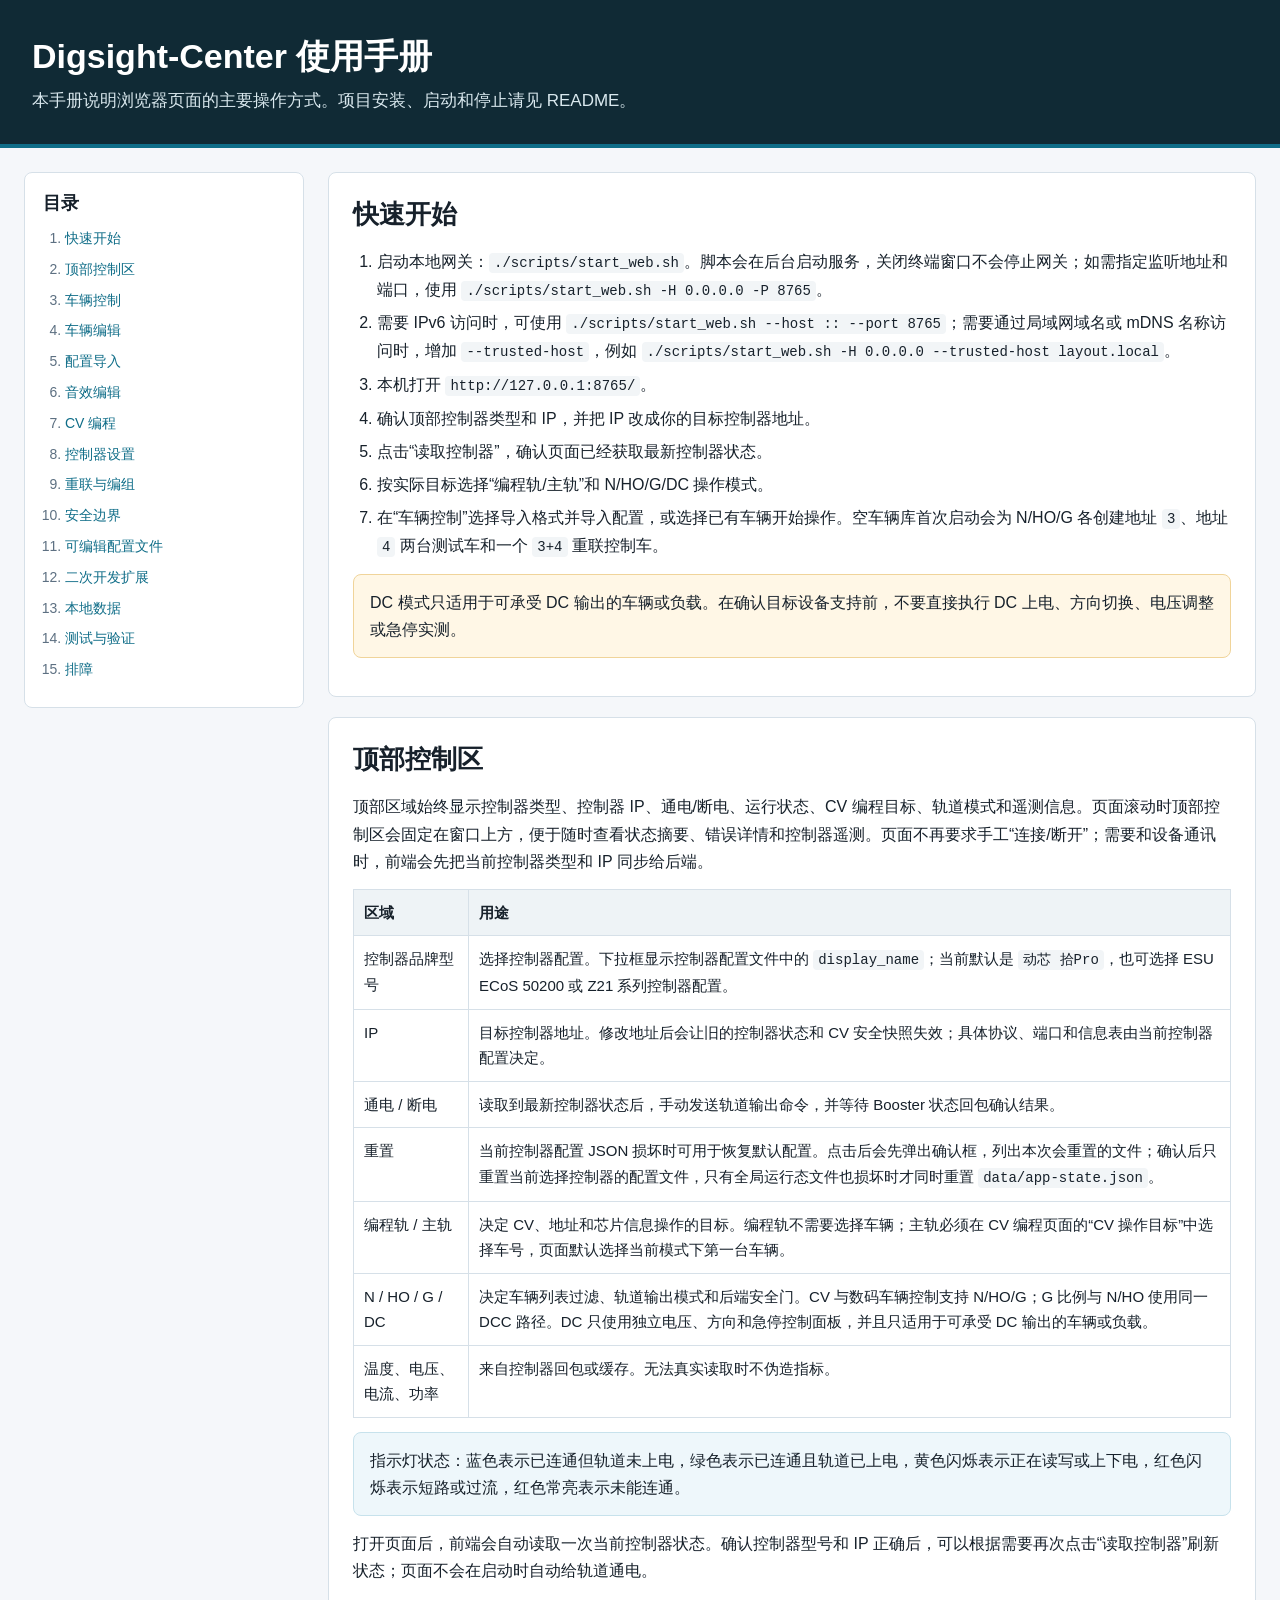
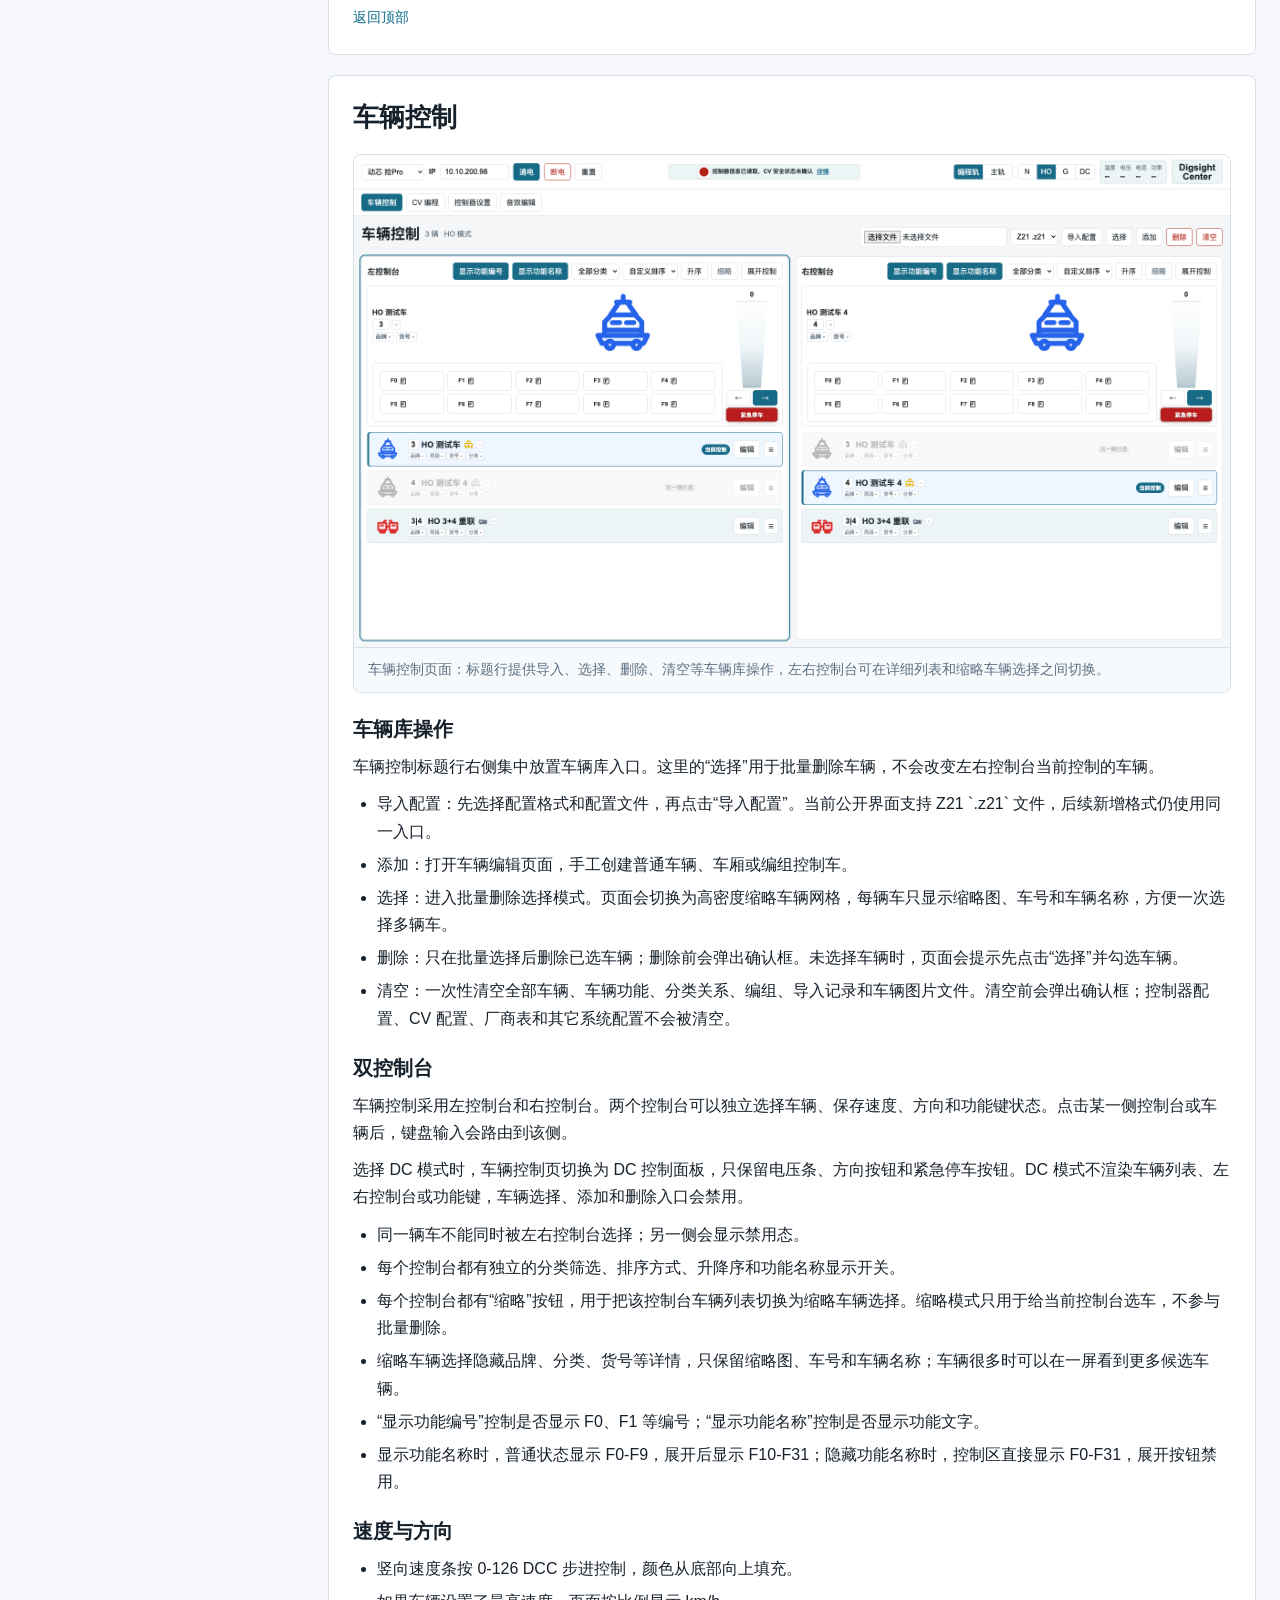
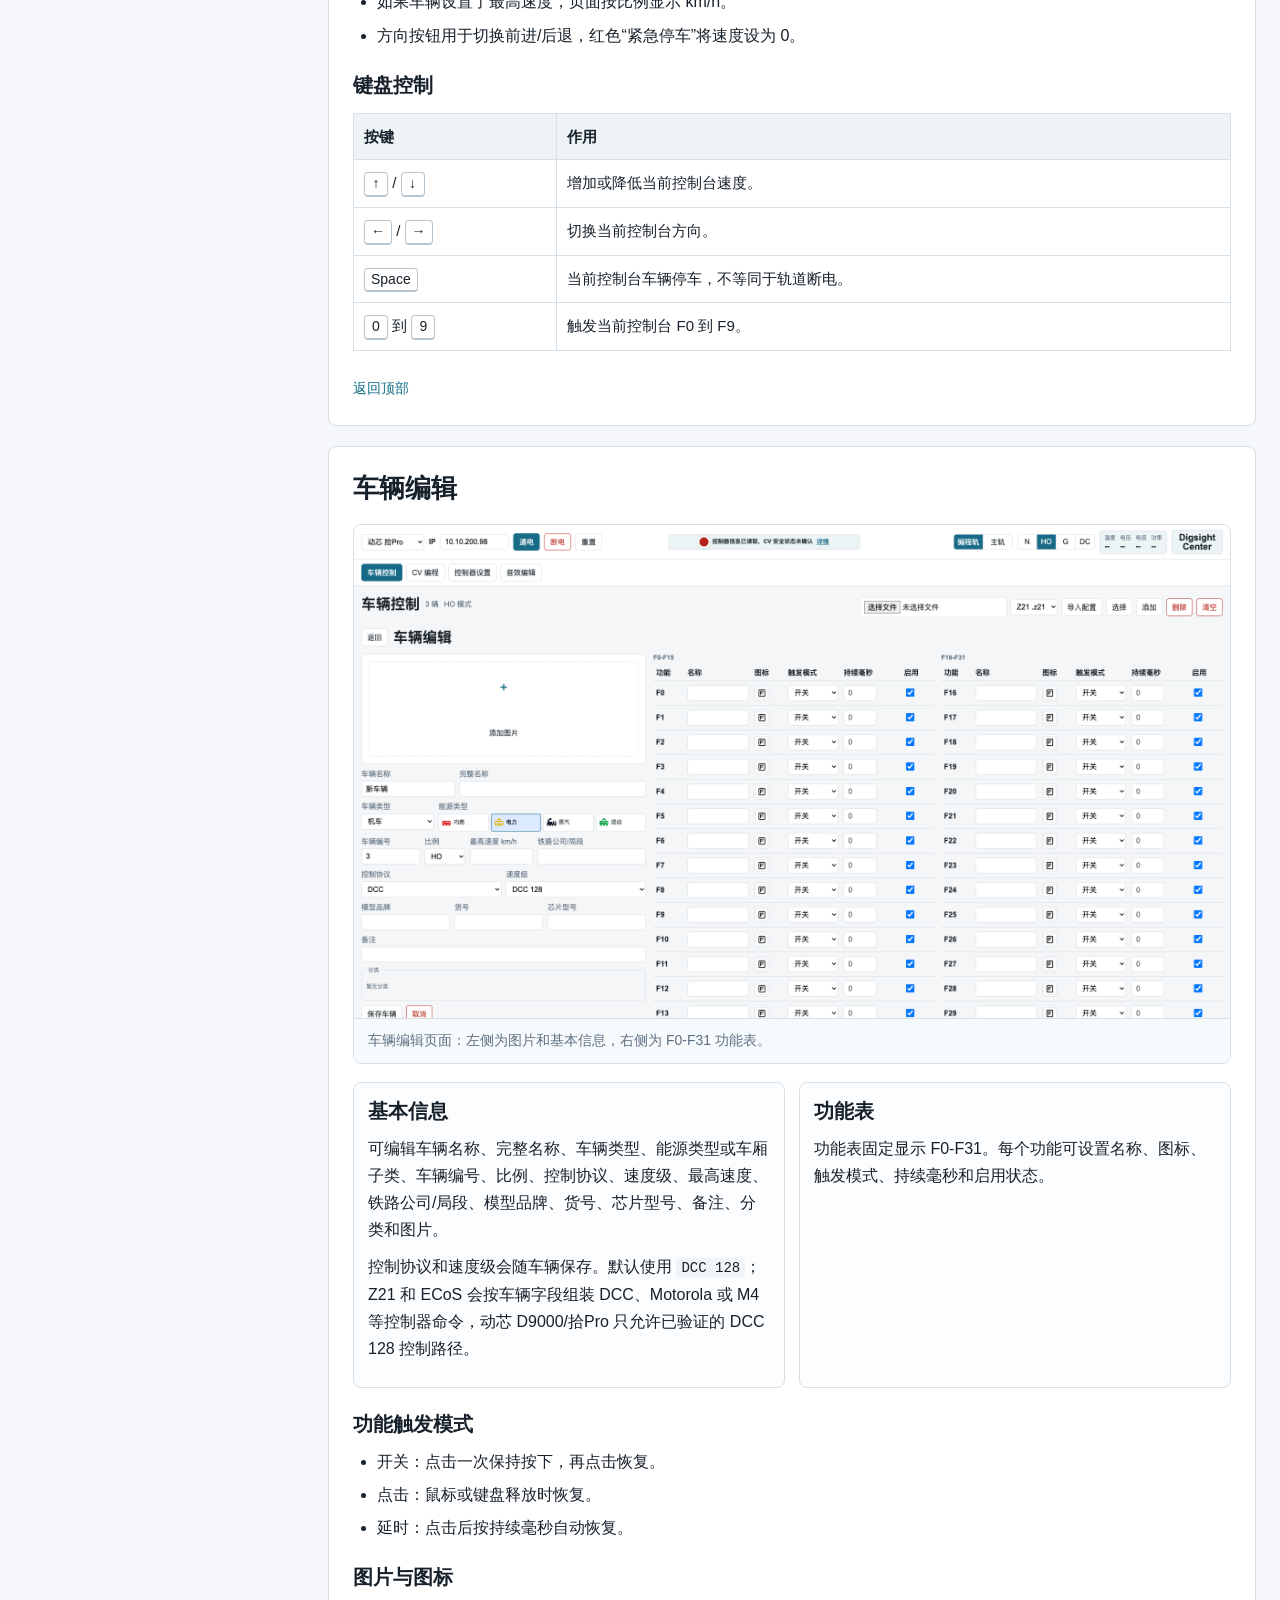
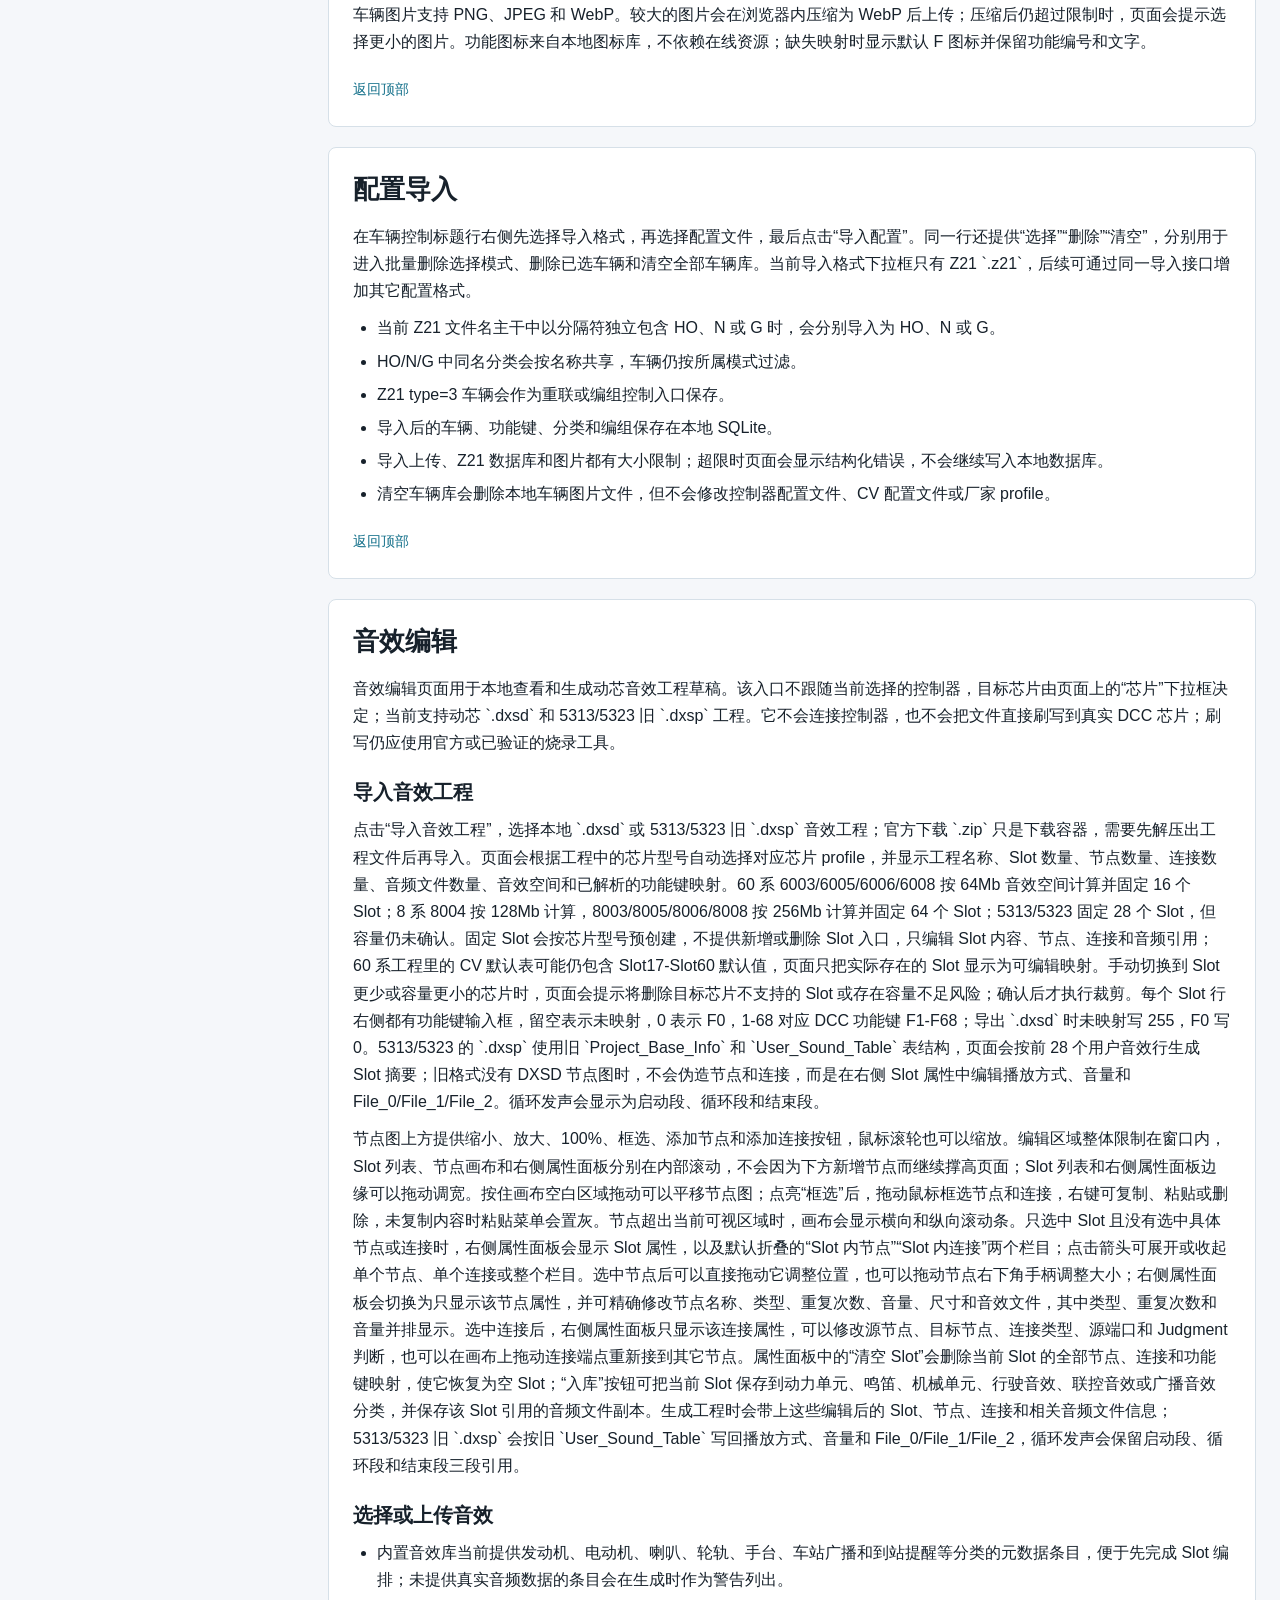
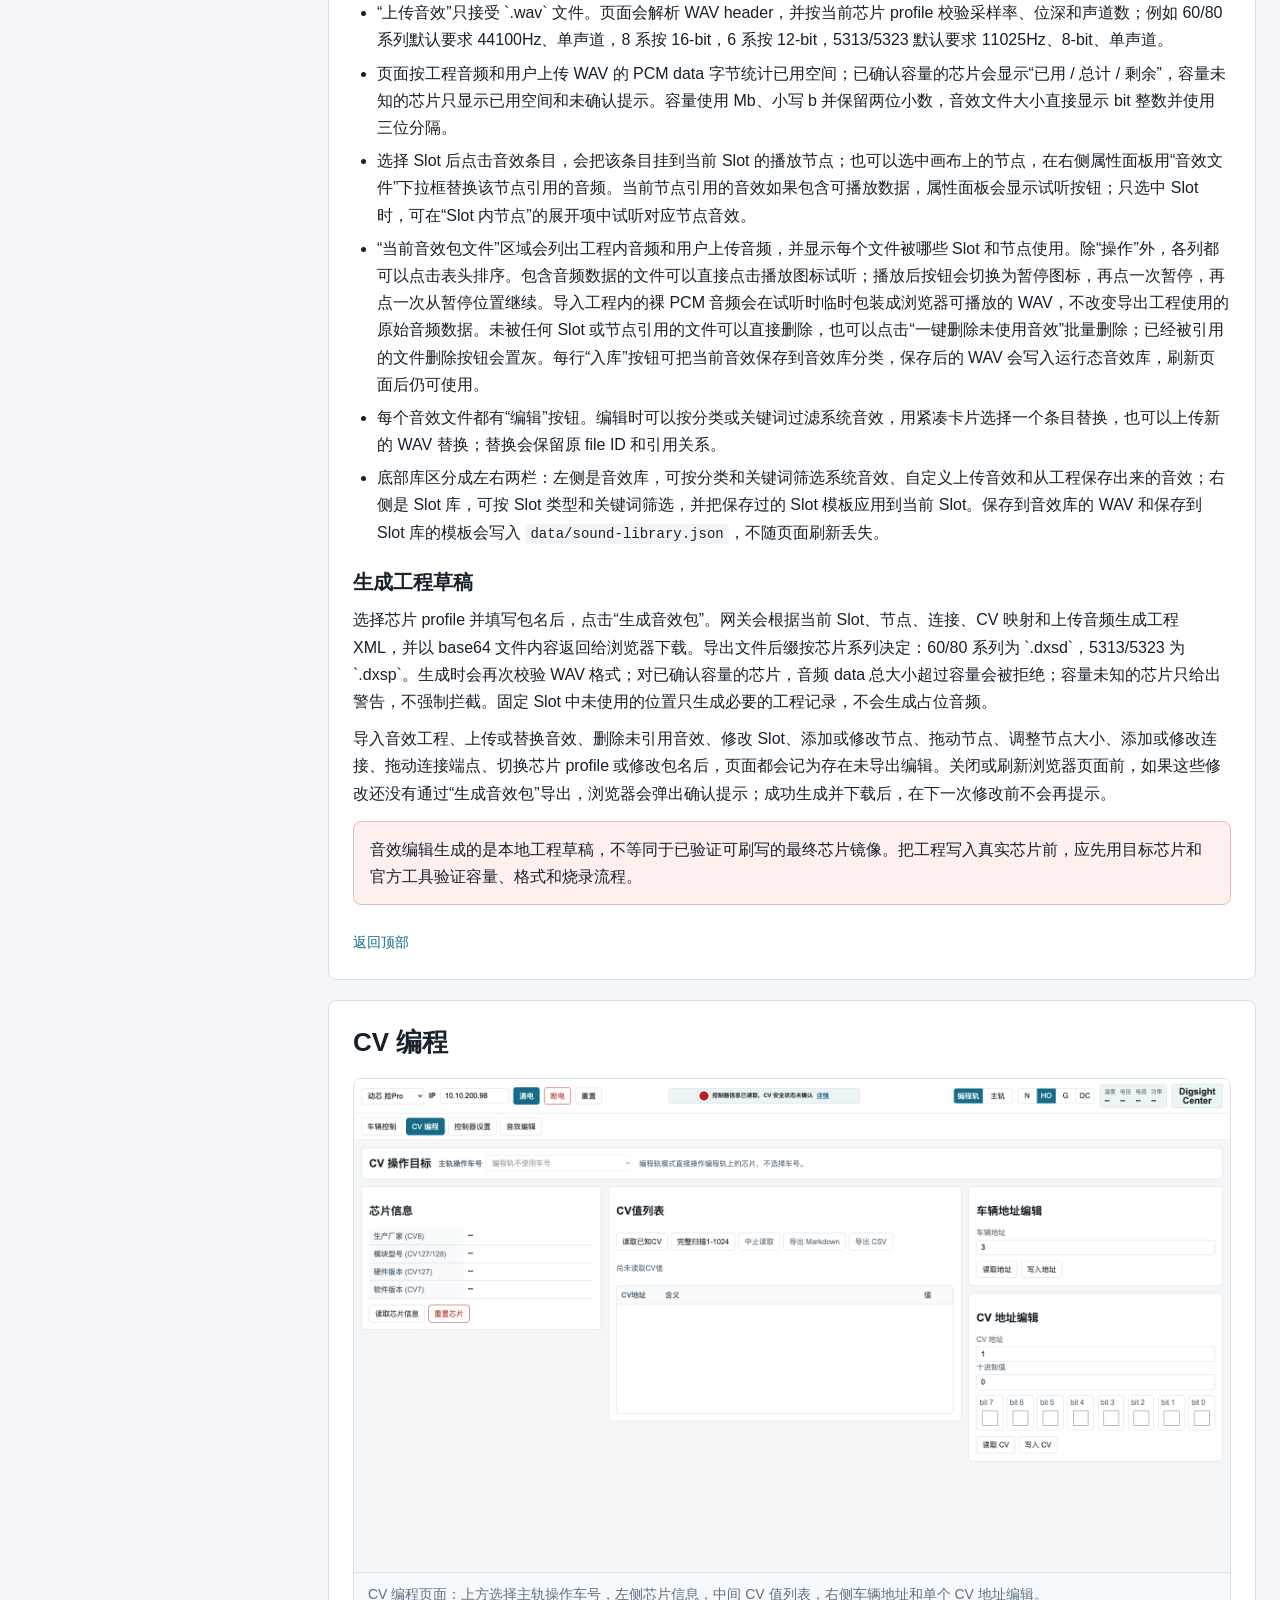
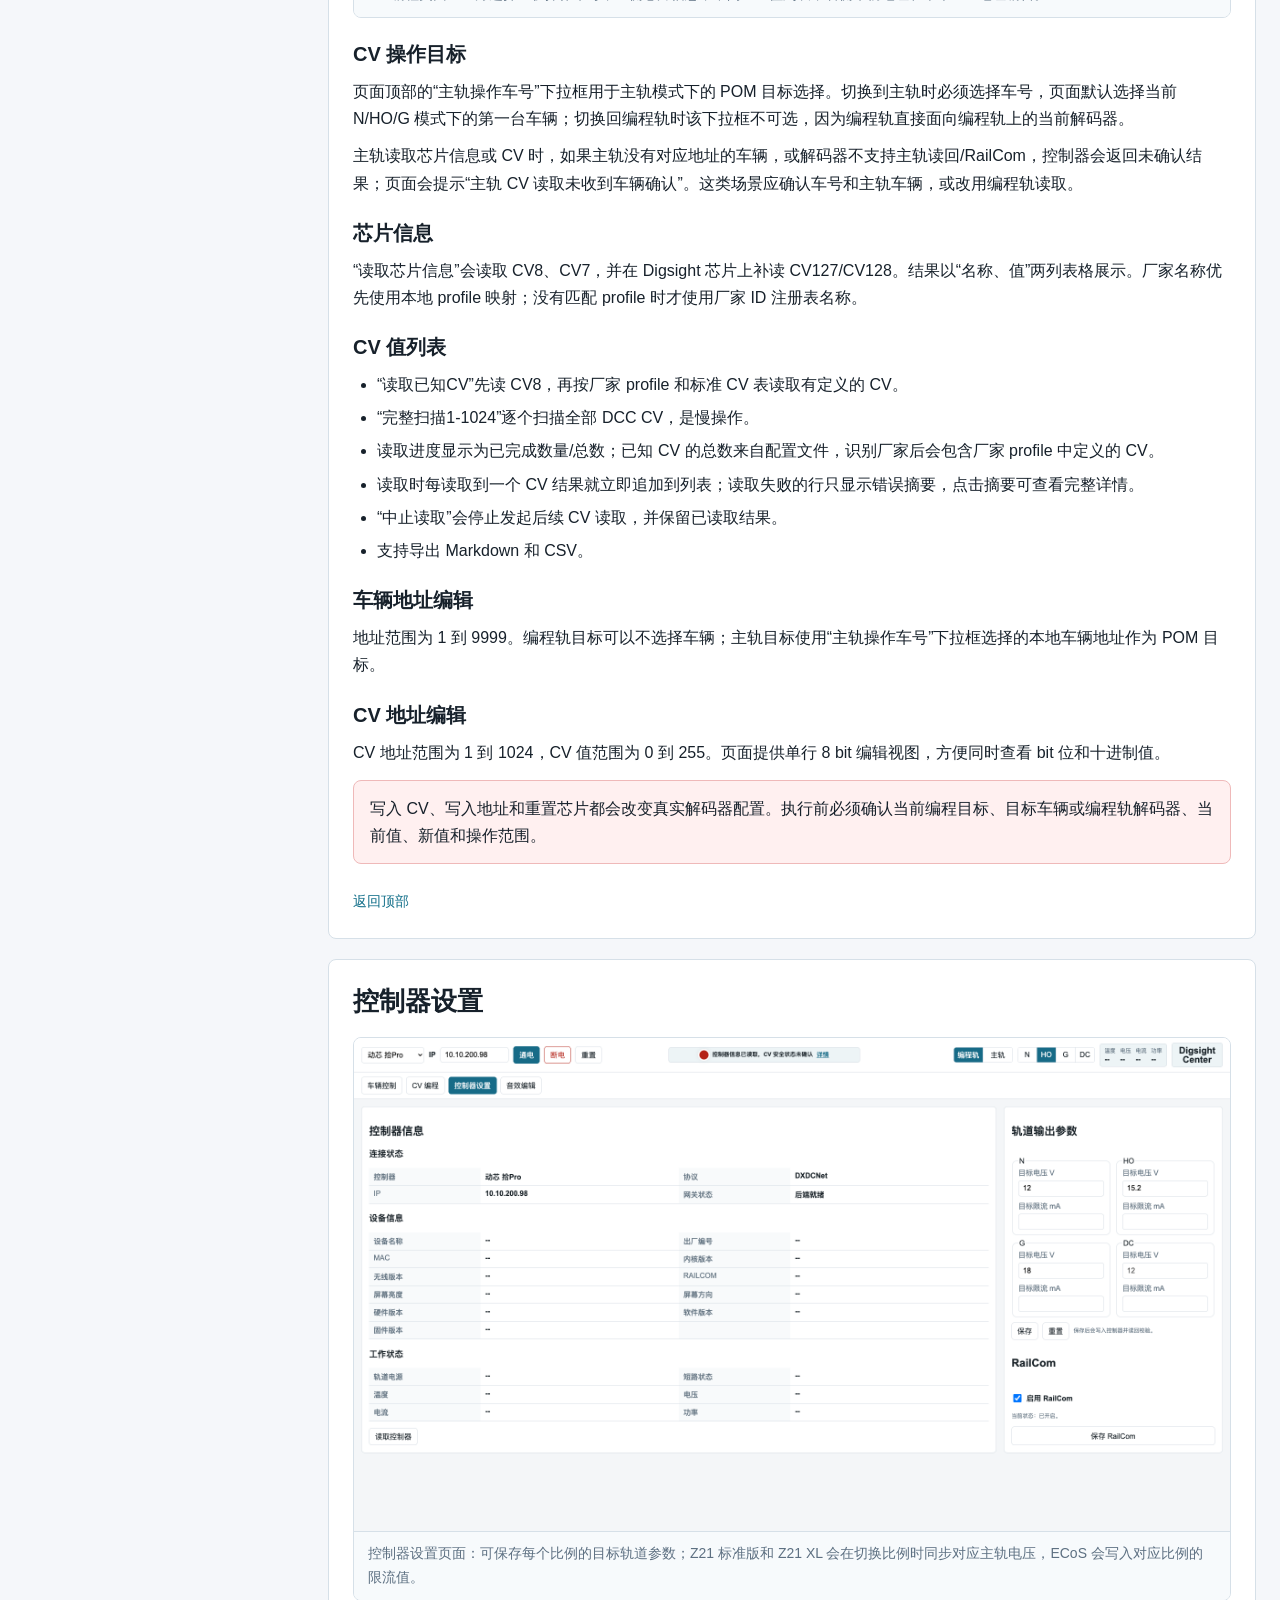
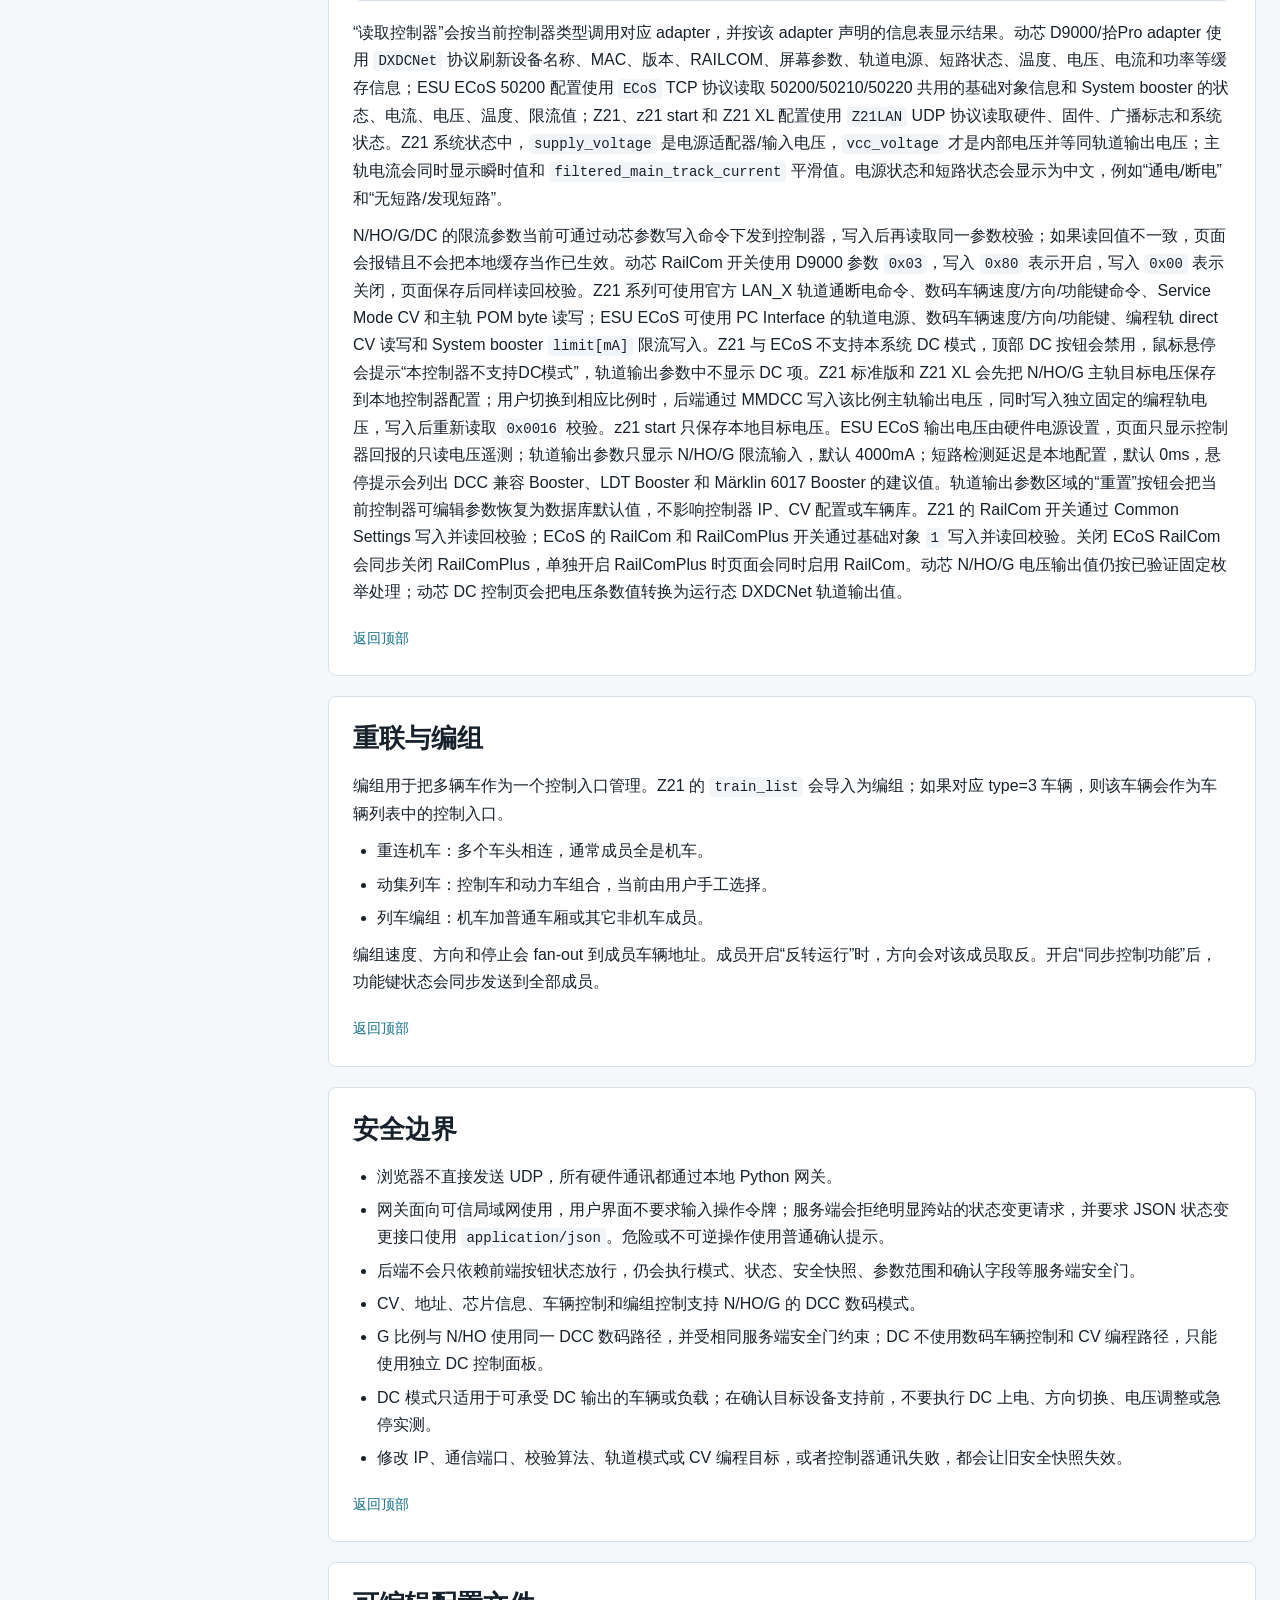
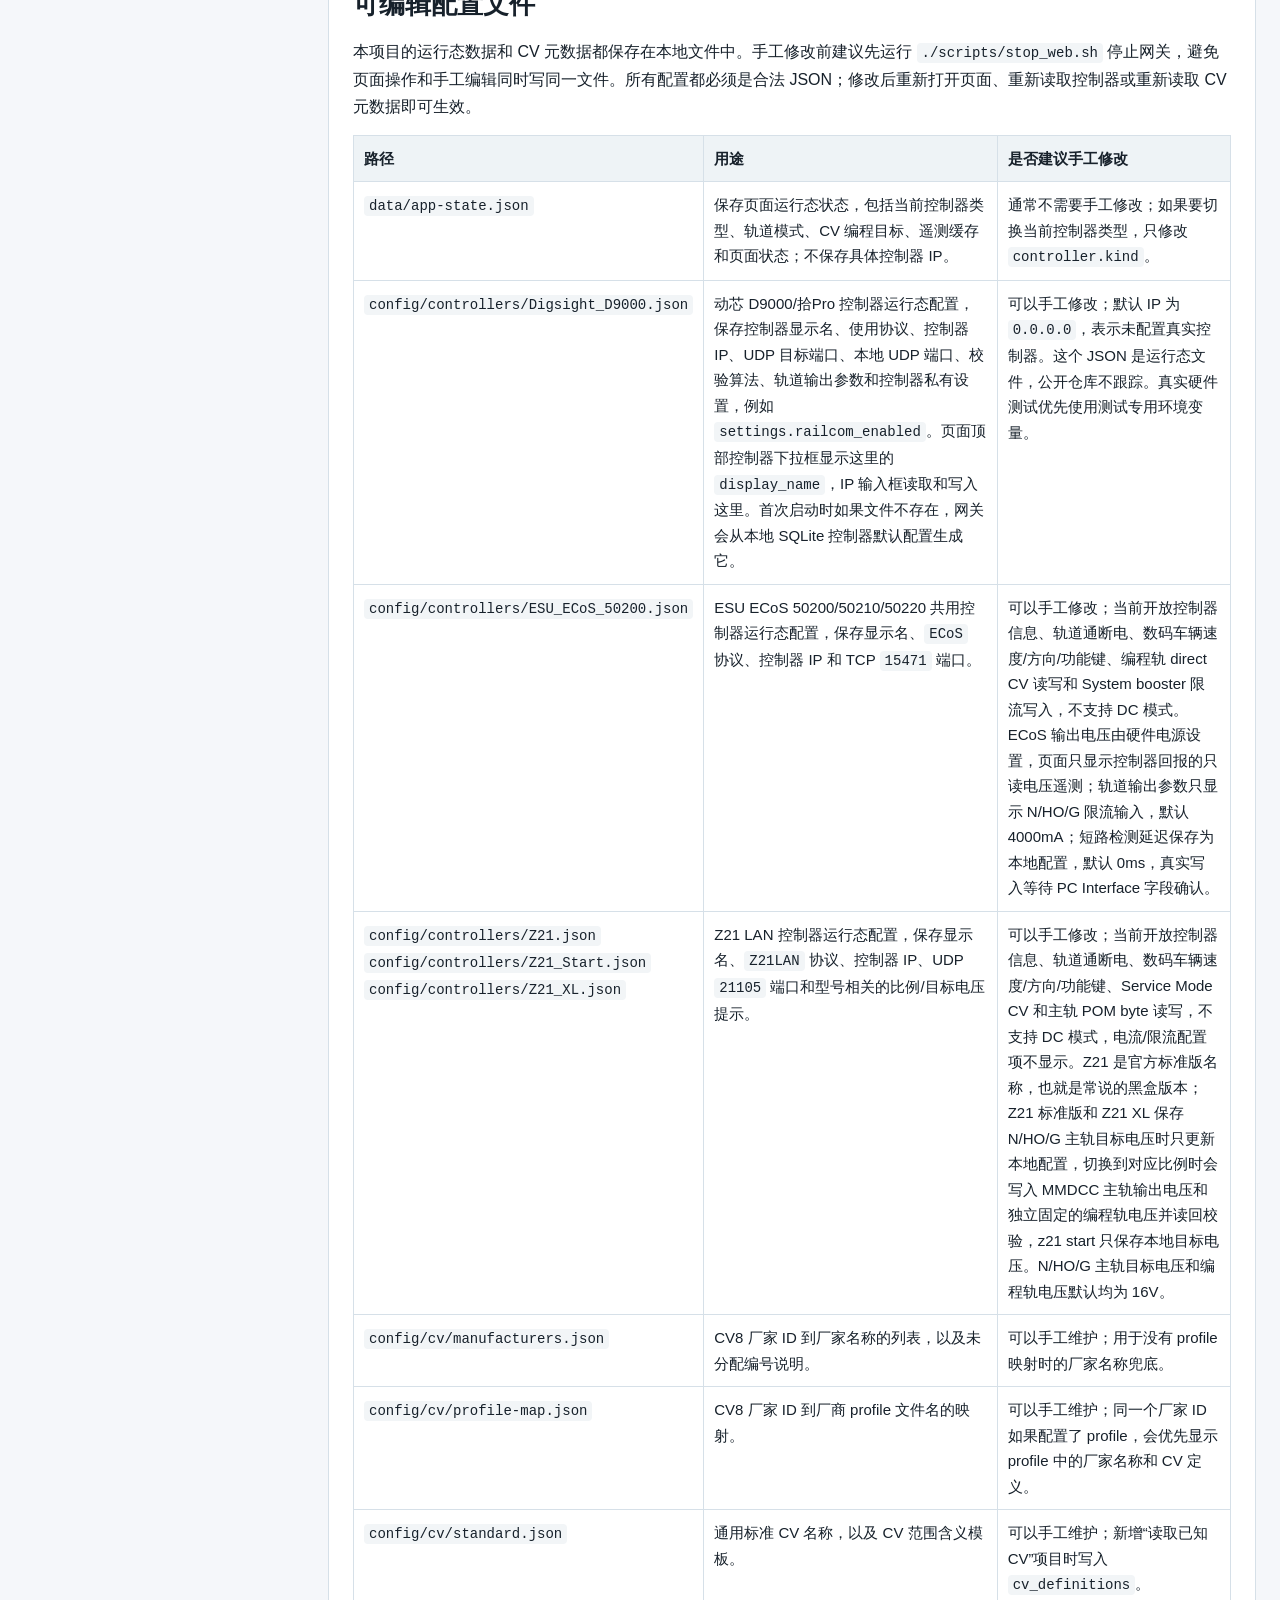
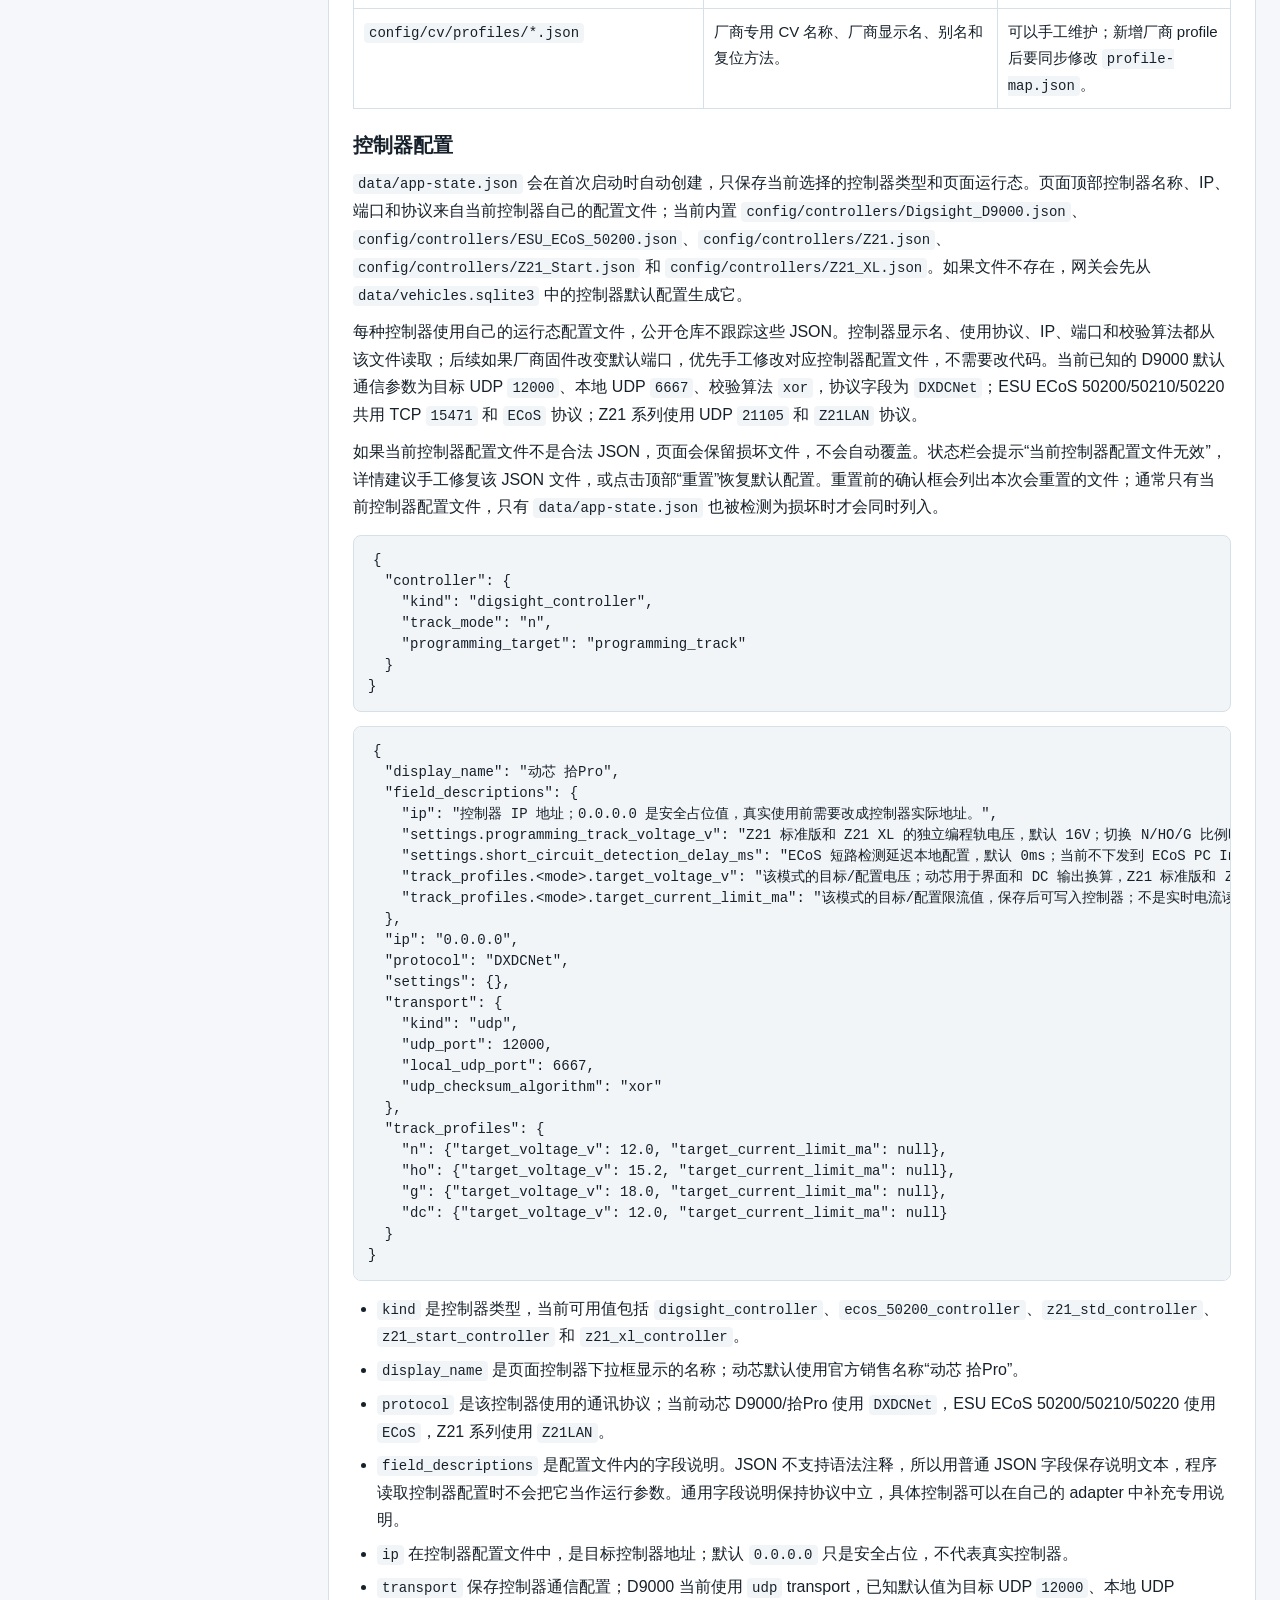
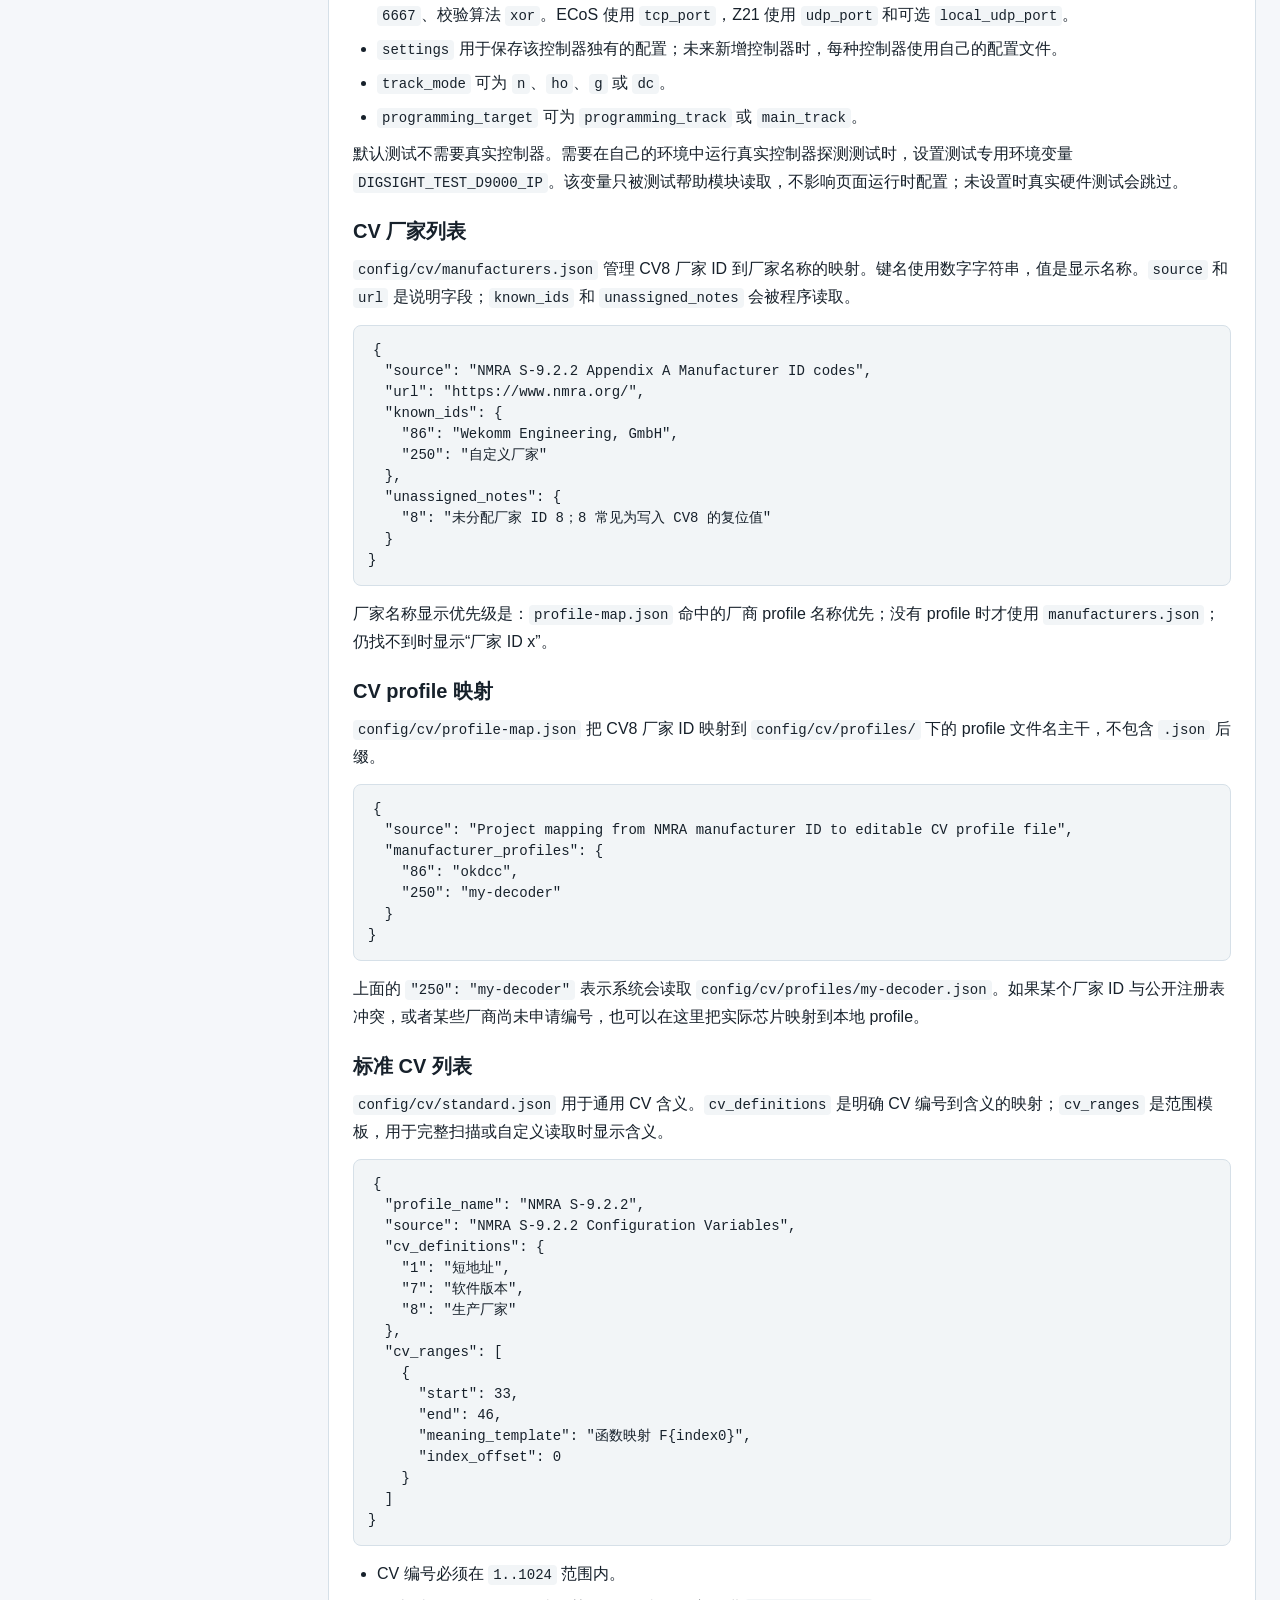
<file: manual/MANUAL.html>
<!doctype html>
<html lang="zh-CN">
<head>
  <meta charset="utf-8">
  <meta name="viewport" content="width=device-width, initial-scale=1">
  <title>Digsight-Center 使用手册</title>
  <style>
    :root {
      --bg: #f5f7fa;
      --panel: #ffffff;
      --text: #17212b;
      --muted: #5d7082;
      --line: #d6e0e8;
      --brand: #0f6d88;
      --brand-dark: #0a5065;
      --note: #eef7fb;
      --warn: #fff7e6;
      --danger: #fff0f0;
      --code: #f2f5f7;
    }

    * {
      box-sizing: border-box;
    }

    html {
      scroll-behavior: smooth;
    }

    body {
      margin: 0;
      background: var(--bg);
      color: var(--text);
      font-family: "Microsoft YaHei", "PingFang SC", "Helvetica Neue", Arial, sans-serif;
      font-size: 16px;
      line-height: 1.7;
    }

    a {
      color: var(--brand);
      text-decoration: none;
    }

    a:hover {
      text-decoration: underline;
    }

    header {
      background: #102a35;
      color: #fff;
      padding: 36px 32px 28px;
      border-bottom: 4px solid var(--brand);
    }

    header h1 {
      margin: 0 0 10px;
      font-size: 34px;
      line-height: 1.2;
      letter-spacing: 0;
    }

    header p {
      max-width: 980px;
      margin: 0;
      color: #d9e8ee;
      font-size: 17px;
    }

    .layout {
      display: grid;
      grid-template-columns: 280px minmax(0, 1fr);
      gap: 24px;
      max-width: 1480px;
      margin: 0 auto;
      padding: 24px;
    }

    nav {
      position: sticky;
      top: 16px;
      align-self: start;
      background: var(--panel);
      border: 1px solid var(--line);
      border-radius: 8px;
      padding: 18px;
    }

    nav h2 {
      margin: 0 0 12px;
      font-size: 18px;
    }

    nav ol {
      margin: 0;
      padding-left: 22px;
    }

    nav li {
      margin: 7px 0;
      color: var(--muted);
      font-size: 14px;
    }

    main {
      min-width: 0;
    }

    section {
      background: var(--panel);
      border: 1px solid var(--line);
      border-radius: 8px;
      margin-bottom: 20px;
      padding: 24px;
    }

    h2 {
      margin: 0 0 16px;
      font-size: 26px;
      line-height: 1.35;
    }

    h3 {
      margin: 22px 0 10px;
      font-size: 20px;
      line-height: 1.4;
    }

    p {
      margin: 10px 0;
    }

    ul,
    ol {
      margin: 10px 0 10px 24px;
      padding: 0;
    }

    li {
      margin: 6px 0;
    }

    code,
    pre {
      font-family: "SFMono-Regular", Consolas, "Liberation Mono", Menlo, monospace;
      font-size: 14px;
    }

    code {
      background: var(--code);
      border-radius: 4px;
      padding: 2px 5px;
    }

    pre {
      overflow: auto;
      background: var(--code);
      border: 1px solid var(--line);
      border-radius: 8px;
      padding: 14px;
      line-height: 1.5;
    }

    table {
      width: 100%;
      border-collapse: collapse;
      margin: 14px 0;
      font-size: 15px;
    }

    th,
    td {
      border: 1px solid var(--line);
      padding: 10px;
      vertical-align: top;
      text-align: left;
    }

    th {
      background: #eef3f6;
      font-weight: 700;
    }

    figure {
      margin: 18px 0;
      border: 1px solid var(--line);
      border-radius: 8px;
      overflow: hidden;
      background: #fff;
    }

    figure img {
      display: block;
      width: 100%;
      height: auto;
    }

    figcaption {
      padding: 10px 14px;
      color: var(--muted);
      background: #f7fafc;
      border-top: 1px solid var(--line);
      font-size: 14px;
    }

    .note,
    .warning,
    .danger {
      border-radius: 8px;
      padding: 14px 16px;
      margin: 14px 0;
      border: 1px solid var(--line);
    }

    .note {
      background: var(--note);
      border-color: #c7e2ec;
    }

    .warning {
      background: var(--warn);
      border-color: #f0d49a;
    }

    .danger {
      background: var(--danger);
      border-color: #efb9b9;
    }

    .cards {
      display: grid;
      grid-template-columns: repeat(2, minmax(0, 1fr));
      gap: 14px;
    }

    .card {
      border: 1px solid var(--line);
      border-radius: 8px;
      padding: 14px;
      background: #fbfdfe;
    }

    .card h3 {
      margin-top: 0;
    }

    .kbd {
      display: inline-block;
      min-width: 24px;
      padding: 1px 6px;
      border: 1px solid #b8c6d1;
      border-bottom-width: 2px;
      border-radius: 4px;
      background: #fff;
      text-align: center;
      font-size: 14px;
      line-height: 1.4;
    }

    .top-link {
      display: inline-block;
      margin-top: 12px;
      font-size: 14px;
    }

    @media (max-width: 960px) {
      .layout {
        grid-template-columns: 1fr;
      }

      nav {
        position: static;
      }

      .cards {
        grid-template-columns: 1fr;
      }
    }
  </style>
</head>
<body>
  <header id="top">
    <h1>Digsight-Center 使用手册</h1>
    <p>本手册说明浏览器页面的主要操作方式。项目安装、启动和停止请见 README。</p>
  </header>

  <div class="layout">
    <nav aria-label="目录">
      <h2>目录</h2>
      <ol>
        <li><a href="#quick-start">快速开始</a></li>
        <li><a href="#header">顶部控制区</a></li>
        <li><a href="#vehicle-control">车辆控制</a></li>
        <li><a href="#vehicle-editor">车辆编辑</a></li>
        <li><a href="#config-import">配置导入</a></li>
        <li><a href="#sound-editor">音效编辑</a></li>
        <li><a href="#cv">CV 编程</a></li>
        <li><a href="#settings">控制器设置</a></li>
        <li><a href="#consist">重联与编组</a></li>
        <li><a href="#safety">安全边界</a></li>
        <li><a href="#editable-config">可编辑配置文件</a></li>
        <li><a href="#extension-development">二次开发扩展</a></li>
        <li><a href="#data">本地数据</a></li>
        <li><a href="#testing">测试与验证</a></li>
        <li><a href="#troubleshooting">排障</a></li>
      </ol>
    </nav>

    <main>
      <section id="quick-start">
        <h2>快速开始</h2>
        <ol>
          <li>启动本地网关：<code>./scripts/start_web.sh</code>。脚本会在后台启动服务，关闭终端窗口不会停止网关；如需指定监听地址和端口，使用 <code>./scripts/start_web.sh -H 0.0.0.0 -P 8765</code>。</li>
          <li>需要 IPv6 访问时，可使用 <code>./scripts/start_web.sh --host :: --port 8765</code>；需要通过局域网域名或 mDNS 名称访问时，增加 <code>--trusted-host</code>，例如 <code>./scripts/start_web.sh -H 0.0.0.0 --trusted-host layout.local</code>。</li>
          <li>本机打开 <code>http://127.0.0.1:8765/</code>。</li>
          <li>确认顶部控制器类型和 IP，并把 IP 改成你的目标控制器地址。</li>
          <li>点击“读取控制器”，确认页面已经获取最新控制器状态。</li>
          <li>按实际目标选择“编程轨/主轨”和 N/HO/G/DC 操作模式。</li>
          <li>在“车辆控制”选择导入格式并导入配置，或选择已有车辆开始操作。空车辆库首次启动会为 N/HO/G 各创建地址 <code>3</code>、地址 <code>4</code> 两台测试车和一个 <code>3+4</code> 重联控制车。</li>
        </ol>
        <div class="warning">
          DC 模式只适用于可承受 DC 输出的车辆或负载。在确认目标设备支持前，不要直接执行 DC 上电、方向切换、电压调整或急停实测。
        </div>
      </section>

      <section id="header">
        <h2>顶部控制区</h2>
        <p>顶部区域始终显示控制器类型、控制器 IP、通电/断电、运行状态、CV 编程目标、轨道模式和遥测信息。页面滚动时顶部控制区会固定在窗口上方，便于随时查看状态摘要、错误详情和控制器遥测。页面不再要求手工“连接/断开”；需要和设备通讯时，前端会先把当前控制器类型和 IP 同步给后端。</p>
        <table>
          <tr>
            <th>区域</th>
            <th>用途</th>
          </tr>
          <tr>
            <td>控制器品牌型号</td>
            <td>选择控制器配置。下拉框显示控制器配置文件中的 <code>display_name</code>；当前默认是 <code>动芯 拾Pro</code>，也可选择 ESU ECoS 50200 或 Z21 系列控制器配置。</td>
          </tr>
          <tr>
            <td>IP</td>
            <td>目标控制器地址。修改地址后会让旧的控制器状态和 CV 安全快照失效；具体协议、端口和信息表由当前控制器配置决定。</td>
          </tr>
          <tr>
            <td>通电 / 断电</td>
            <td>读取到最新控制器状态后，手动发送轨道输出命令，并等待 Booster 状态回包确认结果。</td>
          </tr>
          <tr>
            <td>重置</td>
            <td>当前控制器配置 JSON 损坏时可用于恢复默认配置。点击后会先弹出确认框，列出本次会重置的文件；确认后只重置当前选择控制器的配置文件，只有全局运行态文件也损坏时才同时重置 <code>data/app-state.json</code>。</td>
          </tr>
          <tr>
            <td>编程轨 / 主轨</td>
            <td>决定 CV、地址和芯片信息操作的目标。编程轨不需要选择车辆；主轨必须在 CV 编程页面的“CV 操作目标”中选择车号，页面默认选择当前模式下第一台车辆。</td>
          </tr>
          <tr>
            <td>N / HO / G / DC</td>
            <td>决定车辆列表过滤、轨道输出模式和后端安全门。CV 与数码车辆控制支持 N/HO/G；G 比例与 N/HO 使用同一 DCC 路径。DC 只使用独立电压、方向和急停控制面板，并且只适用于可承受 DC 输出的车辆或负载。</td>
          </tr>
          <tr>
            <td>温度、电压、电流、功率</td>
            <td>来自控制器回包或缓存。无法真实读取时不伪造指标。</td>
          </tr>
        </table>
        <div class="note">
          指示灯状态：蓝色表示已连通但轨道未上电，绿色表示已连通且轨道已上电，黄色闪烁表示正在读写或上下电，红色闪烁表示短路或过流，红色常亮表示未能连通。
        </div>
        <p>打开页面后，前端会自动读取一次当前控制器状态。确认控制器型号和 IP 正确后，可以根据需要再次点击“读取控制器”刷新状态；页面不会在启动时自动给轨道通电。</p>
        <a class="top-link" href="#top">返回顶部</a>
      </section>

      <section id="vehicle-control">
        <h2>车辆控制</h2>
        <figure>
          <img src="assets/manual-vehicle-control.png" alt="车辆控制页面截图">
          <figcaption>车辆控制页面：标题行提供导入、选择、删除、清空等车辆库操作，左右控制台可在详细列表和缩略车辆选择之间切换。</figcaption>
        </figure>
        <h3>车辆库操作</h3>
        <p>车辆控制标题行右侧集中放置车辆库入口。这里的“选择”用于批量删除车辆，不会改变左右控制台当前控制的车辆。</p>
        <ul>
          <li>导入配置：先选择配置格式和配置文件，再点击“导入配置”。当前公开界面支持 Z21 `.z21` 文件，后续新增格式仍使用同一入口。</li>
          <li>添加：打开车辆编辑页面，手工创建普通车辆、车厢或编组控制车。</li>
          <li>选择：进入批量删除选择模式。页面会切换为高密度缩略车辆网格，每辆车只显示缩略图、车号和车辆名称，方便一次选择多辆车。</li>
          <li>删除：只在批量选择后删除已选车辆；删除前会弹出确认框。未选择车辆时，页面会提示先点击“选择”并勾选车辆。</li>
          <li>清空：一次性清空全部车辆、车辆功能、分类关系、编组、导入记录和车辆图片文件。清空前会弹出确认框；控制器配置、CV 配置、厂商表和其它系统配置不会被清空。</li>
        </ul>
        <h3>双控制台</h3>
        <p>车辆控制采用左控制台和右控制台。两个控制台可以独立选择车辆、保存速度、方向和功能键状态。点击某一侧控制台或车辆后，键盘输入会路由到该侧。</p>
        <p>选择 DC 模式时，车辆控制页切换为 DC 控制面板，只保留电压条、方向按钮和紧急停车按钮。DC 模式不渲染车辆列表、左右控制台或功能键，车辆选择、添加和删除入口会禁用。</p>
        <ul>
          <li>同一辆车不能同时被左右控制台选择；另一侧会显示禁用态。</li>
          <li>每个控制台都有独立的分类筛选、排序方式、升降序和功能名称显示开关。</li>
          <li>每个控制台都有“缩略”按钮，用于把该控制台车辆列表切换为缩略车辆选择。缩略模式只用于给当前控制台选车，不参与批量删除。</li>
          <li>缩略车辆选择隐藏品牌、分类、货号等详情，只保留缩略图、车号和车辆名称；车辆很多时可以在一屏看到更多候选车辆。</li>
          <li>“显示功能编号”控制是否显示 F0、F1 等编号；“显示功能名称”控制是否显示功能文字。</li>
          <li>显示功能名称时，普通状态显示 F0-F9，展开后显示 F10-F31；隐藏功能名称时，控制区直接显示 F0-F31，展开按钮禁用。</li>
        </ul>
        <h3>速度与方向</h3>
        <ul>
          <li>竖向速度条按 0-126 DCC 步进控制，颜色从底部向上填充。</li>
          <li>如果车辆设置了最高速度，页面按比例显示 km/h。</li>
          <li>方向按钮用于切换前进/后退，红色“紧急停车”将速度设为 0。</li>
        </ul>
        <h3>键盘控制</h3>
        <table>
          <tr>
            <th>按键</th>
            <th>作用</th>
          </tr>
          <tr>
            <td><span class="kbd">↑</span> / <span class="kbd">↓</span></td>
            <td>增加或降低当前控制台速度。</td>
          </tr>
          <tr>
            <td><span class="kbd">←</span> / <span class="kbd">→</span></td>
            <td>切换当前控制台方向。</td>
          </tr>
          <tr>
            <td><span class="kbd">Space</span></td>
            <td>当前控制台车辆停车，不等同于轨道断电。</td>
          </tr>
          <tr>
            <td><span class="kbd">0</span> 到 <span class="kbd">9</span></td>
            <td>触发当前控制台 F0 到 F9。</td>
          </tr>
        </table>
        <a class="top-link" href="#top">返回顶部</a>
      </section>

      <section id="vehicle-editor">
        <h2>车辆编辑</h2>
        <figure>
          <img src="assets/manual-vehicle-editor.png" alt="车辆编辑页面截图">
          <figcaption>车辆编辑页面：左侧为图片和基本信息，右侧为 F0-F31 功能表。</figcaption>
        </figure>
        <div class="cards">
          <div class="card">
            <h3>基本信息</h3>
            <p>可编辑车辆名称、完整名称、车辆类型、能源类型或车厢子类、车辆编号、比例、控制协议、速度级、最高速度、铁路公司/局段、模型品牌、货号、芯片型号、备注、分类和图片。</p>
            <p>控制协议和速度级会随车辆保存。默认使用 <code>DCC 128</code>；Z21 和 ECoS 会按车辆字段组装 DCC、Motorola 或 M4 等控制器命令，动芯 D9000/拾Pro 只允许已验证的 DCC 128 控制路径。</p>
          </div>
          <div class="card">
            <h3>功能表</h3>
            <p>功能表固定显示 F0-F31。每个功能可设置名称、图标、触发模式、持续毫秒和启用状态。</p>
          </div>
        </div>
        <h3>功能触发模式</h3>
        <ul>
          <li>开关：点击一次保持按下，再点击恢复。</li>
          <li>点击：鼠标或键盘释放时恢复。</li>
          <li>延时：点击后按持续毫秒自动恢复。</li>
        </ul>
        <h3>图片与图标</h3>
        <p>车辆图片支持 PNG、JPEG 和 WebP。较大的图片会在浏览器内压缩为 WebP 后上传；压缩后仍超过限制时，页面会提示选择更小的图片。功能图标来自本地图标库，不依赖在线资源；缺失映射时显示默认 F 图标并保留功能编号和文字。</p>
        <a class="top-link" href="#top">返回顶部</a>
      </section>

      <section id="config-import">
        <h2>配置导入</h2>
        <p>在车辆控制标题行右侧先选择导入格式，再选择配置文件，最后点击“导入配置”。同一行还提供“选择”“删除”“清空”，分别用于进入批量删除选择模式、删除已选车辆和清空全部车辆库。当前导入格式下拉框只有 Z21 `.z21`，后续可通过同一导入接口增加其它配置格式。</p>
        <ul>
          <li>当前 Z21 文件名主干中以分隔符独立包含 HO、N 或 G 时，会分别导入为 HO、N 或 G。</li>
          <li>HO/N/G 中同名分类会按名称共享，车辆仍按所属模式过滤。</li>
          <li>Z21 type=3 车辆会作为重联或编组控制入口保存。</li>
          <li>导入后的车辆、功能键、分类和编组保存在本地 SQLite。</li>
          <li>导入上传、Z21 数据库和图片都有大小限制；超限时页面会显示结构化错误，不会继续写入本地数据库。</li>
          <li>清空车辆库会删除本地车辆图片文件，但不会修改控制器配置文件、CV 配置文件或厂家 profile。</li>
        </ul>
        <a class="top-link" href="#top">返回顶部</a>
      </section>

      <section id="sound-editor">
        <h2>音效编辑</h2>
        <p>音效编辑页面用于本地查看和生成动芯音效工程草稿。该入口不跟随当前选择的控制器，目标芯片由页面上的“芯片”下拉框决定；当前支持动芯 `.dxsd` 和 5313/5323 旧 `.dxsp` 工程。它不会连接控制器，也不会把文件直接刷写到真实 DCC 芯片；刷写仍应使用官方或已验证的烧录工具。</p>
        <h3>导入音效工程</h3>
        <p>点击“导入音效工程”，选择本地 `.dxsd` 或 5313/5323 旧 `.dxsp` 音效工程；官方下载 `.zip` 只是下载容器，需要先解压出工程文件后再导入。页面会根据工程中的芯片型号自动选择对应芯片 profile，并显示工程名称、Slot 数量、节点数量、连接数量、音频文件数量、音效空间和已解析的功能键映射。60 系 6003/6005/6006/6008 按 64Mb 音效空间计算并固定 16 个 Slot；8 系 8004 按 128Mb 计算，8003/8005/8006/8008 按 256Mb 计算并固定 64 个 Slot；5313/5323 固定 28 个 Slot，但容量仍未确认。固定 Slot 会按芯片型号预创建，不提供新增或删除 Slot 入口，只编辑 Slot 内容、节点、连接和音频引用；60 系工程里的 CV 默认表可能仍包含 Slot17-Slot60 默认值，页面只把实际存在的 Slot 显示为可编辑映射。手动切换到 Slot 更少或容量更小的芯片时，页面会提示将删除目标芯片不支持的 Slot 或存在容量不足风险；确认后才执行裁剪。每个 Slot 行右侧都有功能键输入框，留空表示未映射，0 表示 F0，1-68 对应 DCC 功能键 F1-F68；导出 `.dxsd` 时未映射写 255，F0 写 0。5313/5323 的 `.dxsp` 使用旧 `Project_Base_Info` 和 `User_Sound_Table` 表结构，页面会按前 28 个用户音效行生成 Slot 摘要；旧格式没有 DXSD 节点图时，不会伪造节点和连接，而是在右侧 Slot 属性中编辑播放方式、音量和 File_0/File_1/File_2。循环发声会显示为启动段、循环段和结束段。</p>
        <p>节点图上方提供缩小、放大、100%、框选、添加节点和添加连接按钮，鼠标滚轮也可以缩放。编辑区域整体限制在窗口内，Slot 列表、节点画布和右侧属性面板分别在内部滚动，不会因为下方新增节点而继续撑高页面；Slot 列表和右侧属性面板边缘可以拖动调宽。按住画布空白区域拖动可以平移节点图；点亮“框选”后，拖动鼠标框选节点和连接，右键可复制、粘贴或删除，未复制内容时粘贴菜单会置灰。节点超出当前可视区域时，画布会显示横向和纵向滚动条。只选中 Slot 且没有选中具体节点或连接时，右侧属性面板会显示 Slot 属性，以及默认折叠的“Slot 内节点”“Slot 内连接”两个栏目；点击箭头可展开或收起单个节点、单个连接或整个栏目。选中节点后可以直接拖动它调整位置，也可以拖动节点右下角手柄调整大小；右侧属性面板会切换为只显示该节点属性，并可精确修改节点名称、类型、重复次数、音量、尺寸和音效文件，其中类型、重复次数和音量并排显示。选中连接后，右侧属性面板只显示该连接属性，可以修改源节点、目标节点、连接类型、源端口和 Judgment 判断，也可以在画布上拖动连接端点重新接到其它节点。属性面板中的“清空 Slot”会删除当前 Slot 的全部节点、连接和功能键映射，使它恢复为空 Slot；“入库”按钮可把当前 Slot 保存到动力单元、鸣笛、机械单元、行驶音效、联控音效或广播音效分类，并保存该 Slot 引用的音频文件副本。生成工程时会带上这些编辑后的 Slot、节点、连接和相关音频文件信息；5313/5323 旧 `.dxsp` 会按旧 `User_Sound_Table` 写回播放方式、音量和 File_0/File_1/File_2，循环发声会保留启动段、循环段和结束段三段引用。</p>
        <h3>选择或上传音效</h3>
        <ul>
          <li>内置音效库当前提供发动机、电动机、喇叭、轮轨、手台、车站广播和到站提醒等分类的元数据条目，便于先完成 Slot 编排；未提供真实音频数据的条目会在生成时作为警告列出。</li>
          <li>“上传音效”只接受 `.wav` 文件。页面会解析 WAV header，并按当前芯片 profile 校验采样率、位深和声道数；例如 60/80 系列默认要求 44100Hz、单声道，8 系按 16-bit，6 系按 12-bit，5313/5323 默认要求 11025Hz、8-bit、单声道。</li>
          <li>页面按工程音频和用户上传 WAV 的 PCM data 字节统计已用空间；已确认容量的芯片会显示“已用 / 总计 / 剩余”，容量未知的芯片只显示已用空间和未确认提示。容量使用 Mb、小写 b 并保留两位小数，音效文件大小直接显示 bit 整数并使用三位分隔。</li>
          <li>选择 Slot 后点击音效条目，会把该条目挂到当前 Slot 的播放节点；也可以选中画布上的节点，在右侧属性面板用“音效文件”下拉框替换该节点引用的音频。当前节点引用的音效如果包含可播放数据，属性面板会显示试听按钮；只选中 Slot 时，可在“Slot 内节点”的展开项中试听对应节点音效。</li>
          <li>“当前音效包文件”区域会列出工程内音频和用户上传音频，并显示每个文件被哪些 Slot 和节点使用。除“操作”外，各列都可以点击表头排序。包含音频数据的文件可以直接点击播放图标试听；播放后按钮会切换为暂停图标，再点一次暂停，再点一次从暂停位置继续。导入工程内的裸 PCM 音频会在试听时临时包装成浏览器可播放的 WAV，不改变导出工程使用的原始音频数据。未被任何 Slot 或节点引用的文件可以直接删除，也可以点击“一键删除未使用音效”批量删除；已经被引用的文件删除按钮会置灰。每行“入库”按钮可把当前音效保存到音效库分类，保存后的 WAV 会写入运行态音效库，刷新页面后仍可使用。</li>
          <li>每个音效文件都有“编辑”按钮。编辑时可以按分类或关键词过滤系统音效，用紧凑卡片选择一个条目替换，也可以上传新的 WAV 替换；替换会保留原 file ID 和引用关系。</li>
          <li>底部库区分成左右两栏：左侧是音效库，可按分类和关键词筛选系统音效、自定义上传音效和从工程保存出来的音效；右侧是 Slot 库，可按 Slot 类型和关键词筛选，并把保存过的 Slot 模板应用到当前 Slot。保存到音效库的 WAV 和保存到 Slot 库的模板会写入 <code>data/sound-library.json</code>，不随页面刷新丢失。</li>
        </ul>
        <h3>生成工程草稿</h3>
        <p>选择芯片 profile 并填写包名后，点击“生成音效包”。网关会根据当前 Slot、节点、连接、CV 映射和上传音频生成工程 XML，并以 base64 文件内容返回给浏览器下载。导出文件后缀按芯片系列决定：60/80 系列为 `.dxsd`，5313/5323 为 `.dxsp`。生成时会再次校验 WAV 格式；对已确认容量的芯片，音频 data 总大小超过容量会被拒绝；容量未知的芯片只给出警告，不强制拦截。固定 Slot 中未使用的位置只生成必要的工程记录，不会生成占位音频。</p>
        <p>导入音效工程、上传或替换音效、删除未引用音效、修改 Slot、添加或修改节点、拖动节点、调整节点大小、添加或修改连接、拖动连接端点、切换芯片 profile 或修改包名后，页面都会记为存在未导出编辑。关闭或刷新浏览器页面前，如果这些修改还没有通过“生成音效包”导出，浏览器会弹出确认提示；成功生成并下载后，在下一次修改前不会再提示。</p>
        <div class="danger">
          音效编辑生成的是本地工程草稿，不等同于已验证可刷写的最终芯片镜像。把工程写入真实芯片前，应先用目标芯片和官方工具验证容量、格式和烧录流程。
        </div>
        <a class="top-link" href="#top">返回顶部</a>
      </section>

      <section id="cv">
        <h2>CV 编程</h2>
        <figure>
          <img src="assets/manual-cv-programming.png" alt="CV 编程页面截图">
          <figcaption>CV 编程页面：上方选择主轨操作车号，左侧芯片信息，中间 CV 值列表，右侧车辆地址和单个 CV 地址编辑。</figcaption>
        </figure>
        <h3>CV 操作目标</h3>
        <p>页面顶部的“主轨操作车号”下拉框用于主轨模式下的 POM 目标选择。切换到主轨时必须选择车号，页面默认选择当前 N/HO/G 模式下的第一台车辆；切换回编程轨时该下拉框不可选，因为编程轨直接面向编程轨上的当前解码器。</p>
        <p>主轨读取芯片信息或 CV 时，如果主轨没有对应地址的车辆，或解码器不支持主轨读回/RailCom，控制器会返回未确认结果；页面会提示“主轨 CV 读取未收到车辆确认”。这类场景应确认车号和主轨车辆，或改用编程轨读取。</p>
        <h3>芯片信息</h3>
        <p>“读取芯片信息”会读取 CV8、CV7，并在 Digsight 芯片上补读 CV127/CV128。结果以“名称、值”两列表格展示。厂家名称优先使用本地 profile 映射；没有匹配 profile 时才使用厂家 ID 注册表名称。</p>
        <h3>CV 值列表</h3>
        <ul>
          <li>“读取已知CV”先读 CV8，再按厂家 profile 和标准 CV 表读取有定义的 CV。</li>
          <li>“完整扫描1-1024”逐个扫描全部 DCC CV，是慢操作。</li>
          <li>读取进度显示为已完成数量/总数；已知 CV 的总数来自配置文件，识别厂家后会包含厂家 profile 中定义的 CV。</li>
          <li>读取时每读取到一个 CV 结果就立即追加到列表；读取失败的行只显示错误摘要，点击摘要可查看完整详情。</li>
          <li>“中止读取”会停止发起后续 CV 读取，并保留已读取结果。</li>
          <li>支持导出 Markdown 和 CSV。</li>
        </ul>
        <h3>车辆地址编辑</h3>
        <p>地址范围为 1 到 9999。编程轨目标可以不选择车辆；主轨目标使用“主轨操作车号”下拉框选择的本地车辆地址作为 POM 目标。</p>
        <h3>CV 地址编辑</h3>
        <p>CV 地址范围为 1 到 1024，CV 值范围为 0 到 255。页面提供单行 8 bit 编辑视图，方便同时查看 bit 位和十进制值。</p>
        <div class="danger">
          写入 CV、写入地址和重置芯片都会改变真实解码器配置。执行前必须确认当前编程目标、目标车辆或编程轨解码器、当前值、新值和操作范围。
        </div>
        <a class="top-link" href="#top">返回顶部</a>
      </section>

      <section id="settings">
        <h2>控制器设置</h2>
        <figure>
          <img src="assets/manual-controller-settings.png" alt="控制器设置页面截图">
          <figcaption>控制器设置页面：可保存每个比例的目标轨道参数；Z21 标准版和 Z21 XL 会在切换比例时同步对应主轨电压，ECoS 会写入对应比例的限流值。</figcaption>
        </figure>
        <p>“读取控制器”会按当前控制器类型调用对应 adapter，并按该 adapter 声明的信息表显示结果。动芯 D9000/拾Pro adapter 使用 <code>DXDCNet</code> 协议刷新设备名称、MAC、版本、RAILCOM、屏幕参数、轨道电源、短路状态、温度、电压、电流和功率等缓存信息；ESU ECoS 50200 配置使用 <code>ECoS</code> TCP 协议读取 50200/50210/50220 共用的基础对象信息和 System booster 的状态、电流、电压、温度、限流值；Z21、z21 start 和 Z21 XL 配置使用 <code>Z21LAN</code> UDP 协议读取硬件、固件、广播标志和系统状态。Z21 系统状态中，<code>supply_voltage</code> 是电源适配器/输入电压，<code>vcc_voltage</code> 才是内部电压并等同轨道输出电压；主轨电流会同时显示瞬时值和 <code>filtered_main_track_current</code> 平滑值。电源状态和短路状态会显示为中文，例如“通电/断电”和“无短路/发现短路”。</p>
        <p>N/HO/G/DC 的限流参数当前可通过动芯参数写入命令下发到控制器，写入后再读取同一参数校验；如果读回值不一致，页面会报错且不会把本地缓存当作已生效。动芯 RailCom 开关使用 D9000 参数 <code>0x03</code>，写入 <code>0x80</code> 表示开启，写入 <code>0x00</code> 表示关闭，页面保存后同样读回校验。Z21 系列可使用官方 LAN_X 轨道通断电命令、数码车辆速度/方向/功能键命令、Service Mode CV 和主轨 POM byte 读写；ESU ECoS 可使用 PC Interface 的轨道电源、数码车辆速度/方向/功能键、编程轨 direct CV 读写和 System booster <code>limit[mA]</code> 限流写入。Z21 与 ECoS 不支持本系统 DC 模式，顶部 DC 按钮会禁用，鼠标悬停会提示“本控制器不支持DC模式”，轨道输出参数中不显示 DC 项。Z21 标准版和 Z21 XL 会先把 N/HO/G 主轨目标电压保存到本地控制器配置；用户切换到相应比例时，后端通过 MMDCC 写入该比例主轨输出电压，同时写入独立固定的编程轨电压，写入后重新读取 <code>0x0016</code> 校验。z21 start 只保存本地目标电压。ESU ECoS 输出电压由硬件电源设置，页面只显示控制器回报的只读电压遥测；轨道输出参数只显示 N/HO/G 限流输入，默认 4000mA；短路检测延迟是本地配置，默认 0ms，悬停提示会列出 DCC 兼容 Booster、LDT Booster 和 Märklin 6017 Booster 的建议值。轨道输出参数区域的“重置”按钮会把当前控制器可编辑参数恢复为数据库默认值，不影响控制器 IP、CV 配置或车辆库。Z21 的 RailCom 开关通过 Common Settings 写入并读回校验；ECoS 的 RailCom 和 RailComPlus 开关通过基础对象 <code>1</code> 写入并读回校验。关闭 ECoS RailCom 会同步关闭 RailComPlus，单独开启 RailComPlus 时页面会同时启用 RailCom。动芯 N/HO/G 电压输出值仍按已验证固定枚举处理；动芯 DC 控制页会把电压条数值转换为运行态 DXDCNet 轨道输出值。</p>
        <a class="top-link" href="#top">返回顶部</a>
      </section>

      <section id="consist">
        <h2>重联与编组</h2>
        <p>编组用于把多辆车作为一个控制入口管理。Z21 的 <code>train_list</code> 会导入为编组；如果对应 type=3 车辆，则该车辆会作为车辆列表中的控制入口。</p>
        <ul>
          <li>重连机车：多个车头相连，通常成员全是机车。</li>
          <li>动集列车：控制车和动力车组合，当前由用户手工选择。</li>
          <li>列车编组：机车加普通车厢或其它非机车成员。</li>
        </ul>
        <p>编组速度、方向和停止会 fan-out 到成员车辆地址。成员开启“反转运行”时，方向会对该成员取反。开启“同步控制功能”后，功能键状态会同步发送到全部成员。</p>
        <a class="top-link" href="#top">返回顶部</a>
      </section>

      <section id="safety">
        <h2>安全边界</h2>
        <ul>
          <li>浏览器不直接发送 UDP，所有硬件通讯都通过本地 Python 网关。</li>
          <li>网关面向可信局域网使用，用户界面不要求输入操作令牌；服务端会拒绝明显跨站的状态变更请求，并要求 JSON 状态变更接口使用 <code>application/json</code>。危险或不可逆操作使用普通确认提示。</li>
          <li>后端不会只依赖前端按钮状态放行，仍会执行模式、状态、安全快照、参数范围和确认字段等服务端安全门。</li>
          <li>CV、地址、芯片信息、车辆控制和编组控制支持 N/HO/G 的 DCC 数码模式。</li>
          <li>G 比例与 N/HO 使用同一 DCC 数码路径，并受相同服务端安全门约束；DC 不使用数码车辆控制和 CV 编程路径，只能使用独立 DC 控制面板。</li>
          <li>DC 模式只适用于可承受 DC 输出的车辆或负载；在确认目标设备支持前，不要执行 DC 上电、方向切换、电压调整或急停实测。</li>
          <li>修改 IP、通信端口、校验算法、轨道模式或 CV 编程目标，或者控制器通讯失败，都会让旧安全快照失效。</li>
        </ul>
        <a class="top-link" href="#top">返回顶部</a>
      </section>

      <section id="editable-config">
        <h2>可编辑配置文件</h2>
        <p>本项目的运行态数据和 CV 元数据都保存在本地文件中。手工修改前建议先运行 <code>./scripts/stop_web.sh</code> 停止网关，避免页面操作和手工编辑同时写同一文件。所有配置都必须是合法 JSON；修改后重新打开页面、重新读取控制器或重新读取 CV 元数据即可生效。</p>
        <table>
          <tr>
            <th>路径</th>
            <th>用途</th>
            <th>是否建议手工修改</th>
          </tr>
          <tr>
            <td><code>data/app-state.json</code></td>
            <td>保存页面运行态状态，包括当前控制器类型、轨道模式、CV 编程目标、遥测缓存和页面状态；不保存具体控制器 IP。</td>
            <td>通常不需要手工修改；如果要切换当前控制器类型，只修改 <code>controller.kind</code>。</td>
          </tr>
          <tr>
            <td><code>config/controllers/Digsight_D9000.json</code></td>
            <td>动芯 D9000/拾Pro 控制器运行态配置，保存控制器显示名、使用协议、控制器 IP、UDP 目标端口、本地 UDP 端口、校验算法、轨道输出参数和控制器私有设置，例如 <code>settings.railcom_enabled</code>。页面顶部控制器下拉框显示这里的 <code>display_name</code>，IP 输入框读取和写入这里。首次启动时如果文件不存在，网关会从本地 SQLite 控制器默认配置生成它。</td>
            <td>可以手工修改；默认 IP 为 <code>0.0.0.0</code>，表示未配置真实控制器。这个 JSON 是运行态文件，公开仓库不跟踪。真实硬件测试优先使用测试专用环境变量。</td>
          </tr>
          <tr>
            <td><code>config/controllers/ESU_ECoS_50200.json</code></td>
            <td>ESU ECoS 50200/50210/50220 共用控制器运行态配置，保存显示名、<code>ECoS</code> 协议、控制器 IP 和 TCP <code>15471</code> 端口。</td>
            <td>可以手工修改；当前开放控制器信息、轨道通断电、数码车辆速度/方向/功能键、编程轨 direct CV 读写和 System booster 限流写入，不支持 DC 模式。ECoS 输出电压由硬件电源设置，页面只显示控制器回报的只读电压遥测；轨道输出参数只显示 N/HO/G 限流输入，默认 4000mA；短路检测延迟保存为本地配置，默认 0ms，真实写入等待 PC Interface 字段确认。</td>
          </tr>
          <tr>
            <td><code>config/controllers/Z21.json</code><br><code>config/controllers/Z21_Start.json</code><br><code>config/controllers/Z21_XL.json</code></td>
            <td>Z21 LAN 控制器运行态配置，保存显示名、<code>Z21LAN</code> 协议、控制器 IP、UDP <code>21105</code> 端口和型号相关的比例/目标电压提示。</td>
            <td>可以手工修改；当前开放控制器信息、轨道通断电、数码车辆速度/方向/功能键、Service Mode CV 和主轨 POM byte 读写，不支持 DC 模式，电流/限流配置项不显示。Z21 是官方标准版名称，也就是常说的黑盒版本；Z21 标准版和 Z21 XL 保存 N/HO/G 主轨目标电压时只更新本地配置，切换到对应比例时会写入 MMDCC 主轨输出电压和独立固定的编程轨电压并读回校验，z21 start 只保存本地目标电压。N/HO/G 主轨目标电压和编程轨电压默认均为 16V。</td>
          </tr>
          <tr>
            <td><code>config/cv/manufacturers.json</code></td>
            <td>CV8 厂家 ID 到厂家名称的列表，以及未分配编号说明。</td>
            <td>可以手工维护；用于没有 profile 映射时的厂家名称兜底。</td>
          </tr>
          <tr>
            <td><code>config/cv/profile-map.json</code></td>
            <td>CV8 厂家 ID 到厂商 profile 文件名的映射。</td>
            <td>可以手工维护；同一个厂家 ID 如果配置了 profile，会优先显示 profile 中的厂家名称和 CV 定义。</td>
          </tr>
          <tr>
            <td><code>config/cv/standard.json</code></td>
            <td>通用标准 CV 名称，以及 CV 范围含义模板。</td>
            <td>可以手工维护；新增“读取已知CV”项目时写入 <code>cv_definitions</code>。</td>
          </tr>
          <tr>
            <td><code>config/cv/profiles/*.json</code></td>
            <td>厂商专用 CV 名称、厂商显示名、别名和复位方法。</td>
            <td>可以手工维护；新增厂商 profile 后要同步修改 <code>profile-map.json</code>。</td>
          </tr>
        </table>

        <h3>控制器配置</h3>
        <p><code>data/app-state.json</code> 会在首次启动时自动创建，只保存当前选择的控制器类型和页面运行态。页面顶部控制器名称、IP、端口和协议来自当前控制器自己的配置文件；当前内置 <code>config/controllers/Digsight_D9000.json</code>、<code>config/controllers/ESU_ECoS_50200.json</code>、<code>config/controllers/Z21.json</code>、<code>config/controllers/Z21_Start.json</code> 和 <code>config/controllers/Z21_XL.json</code>。如果文件不存在，网关会先从 <code>data/vehicles.sqlite3</code> 中的控制器默认配置生成它。</p>
        <p>每种控制器使用自己的运行态配置文件，公开仓库不跟踪这些 JSON。控制器显示名、使用协议、IP、端口和校验算法都从该文件读取；后续如果厂商固件改变默认端口，优先手工修改对应控制器配置文件，不需要改代码。当前已知的 D9000 默认通信参数为目标 UDP <code>12000</code>、本地 UDP <code>6667</code>、校验算法 <code>xor</code>，协议字段为 <code>DXDCNet</code>；ESU ECoS 50200/50210/50220 共用 TCP <code>15471</code> 和 <code>ECoS</code> 协议；Z21 系列使用 UDP <code>21105</code> 和 <code>Z21LAN</code> 协议。</p>
        <p>如果当前控制器配置文件不是合法 JSON，页面会保留损坏文件，不会自动覆盖。状态栏会提示“当前控制器配置文件无效”，详情建议手工修复该 JSON 文件，或点击顶部“重置”恢复默认配置。重置前的确认框会列出本次会重置的文件；通常只有当前控制器配置文件，只有 <code>data/app-state.json</code> 也被检测为损坏时才会同时列入。</p>
        <pre><code>{
  "controller": {
    "kind": "digsight_controller",
    "track_mode": "n",
    "programming_target": "programming_track"
  }
}</code></pre>
        <pre><code>{
  "display_name": "动芯 拾Pro",
  "field_descriptions": {
    "ip": "控制器 IP 地址；0.0.0.0 是安全占位值，真实使用前需要改成控制器实际地址。",
    "settings.programming_track_voltage_v": "Z21 标准版和 Z21 XL 的独立编程轨电压，默认 16V；切换 N/HO/G 比例时会随主轨目标电压一起写入 MMDCC 设置。",
    "settings.short_circuit_detection_delay_ms": "ECoS 短路检测延迟本地配置，默认 0ms；当前不下发到 ECoS PC Interface。",
    "track_profiles.&lt;mode&gt;.target_voltage_v": "该模式的目标/配置电压；动芯用于界面和 DC 输出换算，Z21 标准版和 Z21 XL 会在切换到对应比例时写入 MMDCC 主轨电压；不是控制器实时回报电压。",
    "track_profiles.&lt;mode&gt;.target_current_limit_ma": "该模式的目标/配置限流值，保存后可写入控制器；不是实时电流读数。"
  },
  "ip": "0.0.0.0",
  "protocol": "DXDCNet",
  "settings": {},
  "transport": {
    "kind": "udp",
    "udp_port": 12000,
    "local_udp_port": 6667,
    "udp_checksum_algorithm": "xor"
  },
  "track_profiles": {
    "n": {"target_voltage_v": 12.0, "target_current_limit_ma": null},
    "ho": {"target_voltage_v": 15.2, "target_current_limit_ma": null},
    "g": {"target_voltage_v": 18.0, "target_current_limit_ma": null},
    "dc": {"target_voltage_v": 12.0, "target_current_limit_ma": null}
  }
}</code></pre>
        <ul>
          <li><code>kind</code> 是控制器类型，当前可用值包括 <code>digsight_controller</code>、<code>ecos_50200_controller</code>、<code>z21_std_controller</code>、<code>z21_start_controller</code> 和 <code>z21_xl_controller</code>。</li>
          <li><code>display_name</code> 是页面控制器下拉框显示的名称；动芯默认使用官方销售名称“动芯 拾Pro”。</li>
          <li><code>protocol</code> 是该控制器使用的通讯协议；当前动芯 D9000/拾Pro 使用 <code>DXDCNet</code>，ESU ECoS 50200/50210/50220 使用 <code>ECoS</code>，Z21 系列使用 <code>Z21LAN</code>。</li>
          <li><code>field_descriptions</code> 是配置文件内的字段说明。JSON 不支持语法注释，所以用普通 JSON 字段保存说明文本，程序读取控制器配置时不会把它当作运行参数。通用字段说明保持协议中立，具体控制器可以在自己的 adapter 中补充专用说明。</li>
          <li><code>ip</code> 在控制器配置文件中，是目标控制器地址；默认 <code>0.0.0.0</code> 只是安全占位，不代表真实控制器。</li>
          <li><code>transport</code> 保存控制器通信配置；D9000 当前使用 <code>udp</code> transport，已知默认值为目标 UDP <code>12000</code>、本地 UDP <code>6667</code>、校验算法 <code>xor</code>。ECoS 使用 <code>tcp_port</code>，Z21 使用 <code>udp_port</code> 和可选 <code>local_udp_port</code>。</li>
          <li><code>settings</code> 用于保存该控制器独有的配置；未来新增控制器时，每种控制器使用自己的配置文件。</li>
          <li><code>track_mode</code> 可为 <code>n</code>、<code>ho</code>、<code>g</code> 或 <code>dc</code>。</li>
          <li><code>programming_target</code> 可为 <code>programming_track</code> 或 <code>main_track</code>。</li>
        </ul>

        <p>默认测试不需要真实控制器。需要在自己的环境中运行真实控制器探测测试时，设置测试专用环境变量 <code>DIGSIGHT_TEST_D9000_IP</code>。该变量只被测试帮助模块读取，不影响页面运行时配置；未设置时真实硬件测试会跳过。</p>

        <h3>CV 厂家列表</h3>
        <p><code>config/cv/manufacturers.json</code> 管理 CV8 厂家 ID 到厂家名称的映射。键名使用数字字符串，值是显示名称。<code>source</code> 和 <code>url</code> 是说明字段；<code>known_ids</code> 和 <code>unassigned_notes</code> 会被程序读取。</p>
        <pre><code>{
  "source": "NMRA S-9.2.2 Appendix A Manufacturer ID codes",
  "url": "https://www.nmra.org/",
  "known_ids": {
    "86": "Wekomm Engineering, GmbH",
    "250": "自定义厂家"
  },
  "unassigned_notes": {
    "8": "未分配厂家 ID 8；8 常见为写入 CV8 的复位值"
  }
}</code></pre>
        <p>厂家名称显示优先级是：<code>profile-map.json</code> 命中的厂商 profile 名称优先；没有 profile 时才使用 <code>manufacturers.json</code>；仍找不到时显示“厂家 ID x”。</p>

        <h3>CV profile 映射</h3>
        <p><code>config/cv/profile-map.json</code> 把 CV8 厂家 ID 映射到 <code>config/cv/profiles/</code> 下的 profile 文件名主干，不包含 <code>.json</code> 后缀。</p>
        <pre><code>{
  "source": "Project mapping from NMRA manufacturer ID to editable CV profile file",
  "manufacturer_profiles": {
    "86": "okdcc",
    "250": "my-decoder"
  }
}</code></pre>
        <p>上面的 <code>"250": "my-decoder"</code> 表示系统会读取 <code>config/cv/profiles/my-decoder.json</code>。如果某个厂家 ID 与公开注册表冲突，或者某些厂商尚未申请编号，也可以在这里把实际芯片映射到本地 profile。</p>

        <h3>标准 CV 列表</h3>
        <p><code>config/cv/standard.json</code> 用于通用 CV 含义。<code>cv_definitions</code> 是明确 CV 编号到含义的映射；<code>cv_ranges</code> 是范围模板，用于完整扫描或自定义读取时显示含义。</p>
        <pre><code>{
  "profile_name": "NMRA S-9.2.2",
  "source": "NMRA S-9.2.2 Configuration Variables",
  "cv_definitions": {
    "1": "短地址",
    "7": "软件版本",
    "8": "生产厂家"
  },
  "cv_ranges": [
    {
      "start": 33,
      "end": 46,
      "meaning_template": "函数映射 F{index0}",
      "index_offset": 0
    }
  ]
}</code></pre>
        <ul>
          <li>CV 编号必须在 <code>1..1024</code> 范围内。</li>
          <li>要让“读取已知CV”自动读取某个 CV，必须把它写进 <code>cv_definitions</code>。</li>
          <li><code>cv_ranges</code> 只补充含义，不会让“读取已知CV”自动读取整个范围。</li>
          <li><code>meaning_template</code> 支持 <code>{cv}</code>、<code>{index0}</code> 和 <code>{index1}</code> 占位符；<code>index_offset</code> 可选，默认 0。</li>
        </ul>

        <h3>厂商 profile</h3>
        <p>厂商 profile 放在 <code>config/cv/profiles/*.json</code>。profile 可以覆盖标准 CV 含义、定义厂商专用 CV、配置芯片复位方法，并为芯片信息页面提供厂家显示名。</p>
        <pre><code>{
  "profile_name": "My Decoder",
  "manufacturer_name": "自定义厂家",
  "source": "厂商说明书或用户实测记录",
  "aliases": ["MyDecoder", "自定义解码器"],
  "reset_method": {
    "cv": 8,
    "value": 8,
    "label": "恢复出厂设置",
    "source": "厂商说明书",
    "default_address": 3,
    "requires_power_cycle": true,
    "notes": [
      "复位后地址通常回到 3"
    ]
  },
  "cv_definitions": {
    "8": "生产厂家/复位",
    "63": "总音量"
  },
  "cv_ranges": [
    {
      "start": 257,
      "end": 300,
      "meaning_template": "厂商扩展 CV {cv}"
    }
  ]
}</code></pre>
        <ul>
          <li><code>manufacturer_name</code> 会优先用于芯片信息中的厂家名称显示。</li>
          <li><code>cv_definitions</code> 会覆盖同编号标准 CV 含义，并且会加入“读取已知CV”的读取清单。</li>
          <li><code>reset_method.cv</code> 和 <code>reset_method.value</code> 决定“重置芯片”按钮写入哪个 CV 和数值；配置错误可能导致真实解码器被错误写入，修改后务必核对说明书或实测证据。</li>
          <li><code>default_address</code> 用于复位确认提示，表示复位后通常回到的地址。</li>
          <li><code>requires_power_cycle</code> 表示复位后是否需要重新上电。</li>
        </ul>
        <a class="top-link" href="#top">返回顶部</a>
      </section>

      <section id="extension-development">
        <h2>二次开发扩展</h2>
        <p>项目内保留了两个不会出现在前端页面里的代码样例，用来验证架构能够接入多种控制器和多种配置导入格式，也方便开发者添加新的适配。</p>
        <table>
          <tr>
            <th>样例文件</th>
            <th>用途</th>
          </tr>
          <tr>
            <td><code>server/controllers/example.py</code></td>
            <td>样例控制器 adapter，展示 <code>kind</code>、<code>protocol</code>、配置文件名、能力声明、transport descriptor、endpoint readiness、配置字段说明和 readiness 钩子的放置位置。</td>
          </tr>
          <tr>
            <td><code>server/importers/example.py</code></td>
            <td>样例配置导入 adapter，展示导入格式 descriptor、扩展名、分类合并策略，以及把外部字节解析成规范化车辆、功能键、分类、编组、来源摘要和错误列表的边界。</td>
          </tr>
        </table>
        <p>这两个样例默认不注册到 registry，因此不会出现在控制器或导入格式下拉框中。新增真实控制器或导入格式时，应先基于样例创建独立 adapter，再显式注册到对应 registry，并补充专用测试和文档；不要把某个协议或某种导入格式写进通用 HTTP API 或前端主流程。</p>
        <a class="top-link" href="#top">返回顶部</a>
      </section>

      <section id="data">
        <h2>本地数据</h2>
        <table>
          <tr>
            <th>路径</th>
            <th>内容</th>
          </tr>
          <tr>
            <td><code>data/app-state.json</code></td>
            <td>当前控制器类型、轨道模式、CV 编程目标、遥测缓存和页面运行状态。</td>
          </tr>
          <tr>
            <td><code>config/controllers/*.json</code></td>
            <td>当前选择控制器的运行态配置；缺失时由 SQLite 控制器默认配置生成，公开仓库不跟踪。当前内置动芯 D9000/拾Pro、ESU ECoS 50200 和 Z21 系列配置。</td>
          </tr>
          <tr>
            <td><code>data/vehicles.sqlite3</code></td>
            <td>车辆、功能键、分类、编组、导入记录和 Z21 映射关系。</td>
          </tr>
          <tr>
            <td><code>data/vehicle-images/</code></td>
            <td>Z21 导入或用户上传的车辆图片。</td>
          </tr>
          <tr>
            <td><code>config/function-icons.json</code></td>
            <td>本地功能图标目录、来源、许可证、关键词和别名。</td>
          </tr>
          <tr>
            <td><code>config/cv/</code></td>
            <td>CV 厂家、标准 CV、厂商 profile 和复位方法配置。</td>
          </tr>
        </table>
        <a class="top-link" href="#top">返回顶部</a>
      </section>

      <section id="testing">
        <h2>测试与验证</h2>
        <p>默认测试只使用 mock 和仓库内 <code>tests/fixtures/</code> 样例，不需要真实控制器，也不需要本机私有文件。不要把真实控制器 IP 或本地文件路径写进测试代码、README 或本手册。</p>
        <p>使用 Python 3.10+ 解释器执行测试；下面用 <code>python3</code> 表示已经满足版本要求的解释器。如果系统默认 <code>python3</code> 低于 3.10，请替换为 <code>python3.10</code>、<code>python3.11</code> 或其它符合要求的命令。测试可以直接使用仓库内的本地协议 package，不需要先执行 editable install；运行测试前把项目根目录和各 package 的 <code>src</code> 目录加入 <code>PYTHONPATH</code> 即可。</p>
        <pre><code>python3 -m pip install -r requirements-dev.txt
export PYTHONPATH="$PWD:$PWD/packages/train-dcc/src:$PWD/packages/digsight-dxdcnet/src:$PWD/packages/esu-ecos/src:$PWD/packages/z21-lan/src${PYTHONPATH:+:$PYTHONPATH}"
python3 -m unittest discover -s tests -v
python3 scripts/check_coverage.py
for file in assets/js/*.js; do node --check "$file" || exit 1; done
python3 -m compileall server tests packages</code></pre>
        <p>如果需要在自己的环境中额外验证真实控制器探测，使用测试专用环境变量传入控制器地址，不需要修改运行态控制器配置文件，也不要修改公开测试文件：</p>
        <pre><code>export DIGSIGHT_TEST_D9000_IP="&lt;controller-ip&gt;"
python3 -m unittest tests.server_tests.test_controller_probe -v</code></pre>
        <p><code>DIGSIGHT_TEST_D9000_IP</code> 只影响测试，不影响页面运行时配置；未设置时真实硬件测试会跳过。需要使用本地 Z21 导出文件做导入回归时，再通过环境变量传入：</p>
        <pre><code>export DIGSIGHT_TEST_Z21_HO_FILE="&lt;ho-z21-file-path&gt;"
export DIGSIGHT_TEST_Z21_N_FILE="&lt;n-z21-file-path&gt;"
python3 -m unittest tests.server_tests.test_optional_external_inputs -v</code></pre>
        <ul>
          <li><code>config/controllers/*.json</code> 是各控制器的运行态配置文件；页面运行读取这里的控制器显示名、协议、IP 和通信端口。文件缺失时由 SQLite 默认配置生成，公开仓库不跟踪。</li>
          <li><code>DIGSIGHT_TEST_D9000_IP</code> 是真实硬件探测测试的可选控制器地址；未设置时对应测试会跳过。</li>
          <li><code>DIGSIGHT_TEST_Z21_HO_FILE</code> 和 <code>DIGSIGHT_TEST_Z21_N_FILE</code> 是可选外部样本；未设置时对应测试会跳过。</li>
          <li>外部文件测试只验证导入器能读取用户提供的文件，并检查基础摘要和轨道模式；具体车辆数量仍应由你的样本和业务预期决定。</li>
        </ul>
        <a class="top-link" href="#top">返回顶部</a>
      </section>

      <section id="troubleshooting">
        <h2>排障</h2>
        <h3>页面打不开</h3>
        <pre><code>lsof -nP -iTCP:8765 -sTCP:LISTEN
curl http://127.0.0.1:8765/api/health</code></pre>
        <p>如果需要停止本项目后台网关，运行 <code>./scripts/stop_web.sh</code>；如果端口被其它进程占用，可以停止该进程后重新运行 <code>./scripts/start_web.sh -P 其它端口</code>。如果页面通过域名可以打开但操作被拒绝，请使用 <code>--trusted-host</code> 把该域名加入网关信任列表。</p>
        <h3>控制器无响应</h3>
        <ul>
          <li>确认 IP 是否正确。</li>
          <li>确认运行页面的主机和控制器在同一局域网。</li>
          <li>点击“读取控制器”刷新状态。</li>
          <li>查看顶部状态框中的错误摘要和详情。</li>
        </ul>
        <h3>CV 或车辆控制被拒绝</h3>
        <ul>
          <li>确认当前模式是 N、HO 或 G；DC 模式不能使用 DCC CV 或车辆控制路径。</li>
          <li>确认已读取控制器，并获取最新安全状态。</li>
          <li>主轨目标需要先选择车辆，并确认轨道已通电。</li>
          <li>编程轨目标需要确认编程轨状态安全。</li>
        </ul>
        <a class="top-link" href="#top">返回顶部</a>
      </section>
    </main>
  </div>
</body>
</html>
</file>
